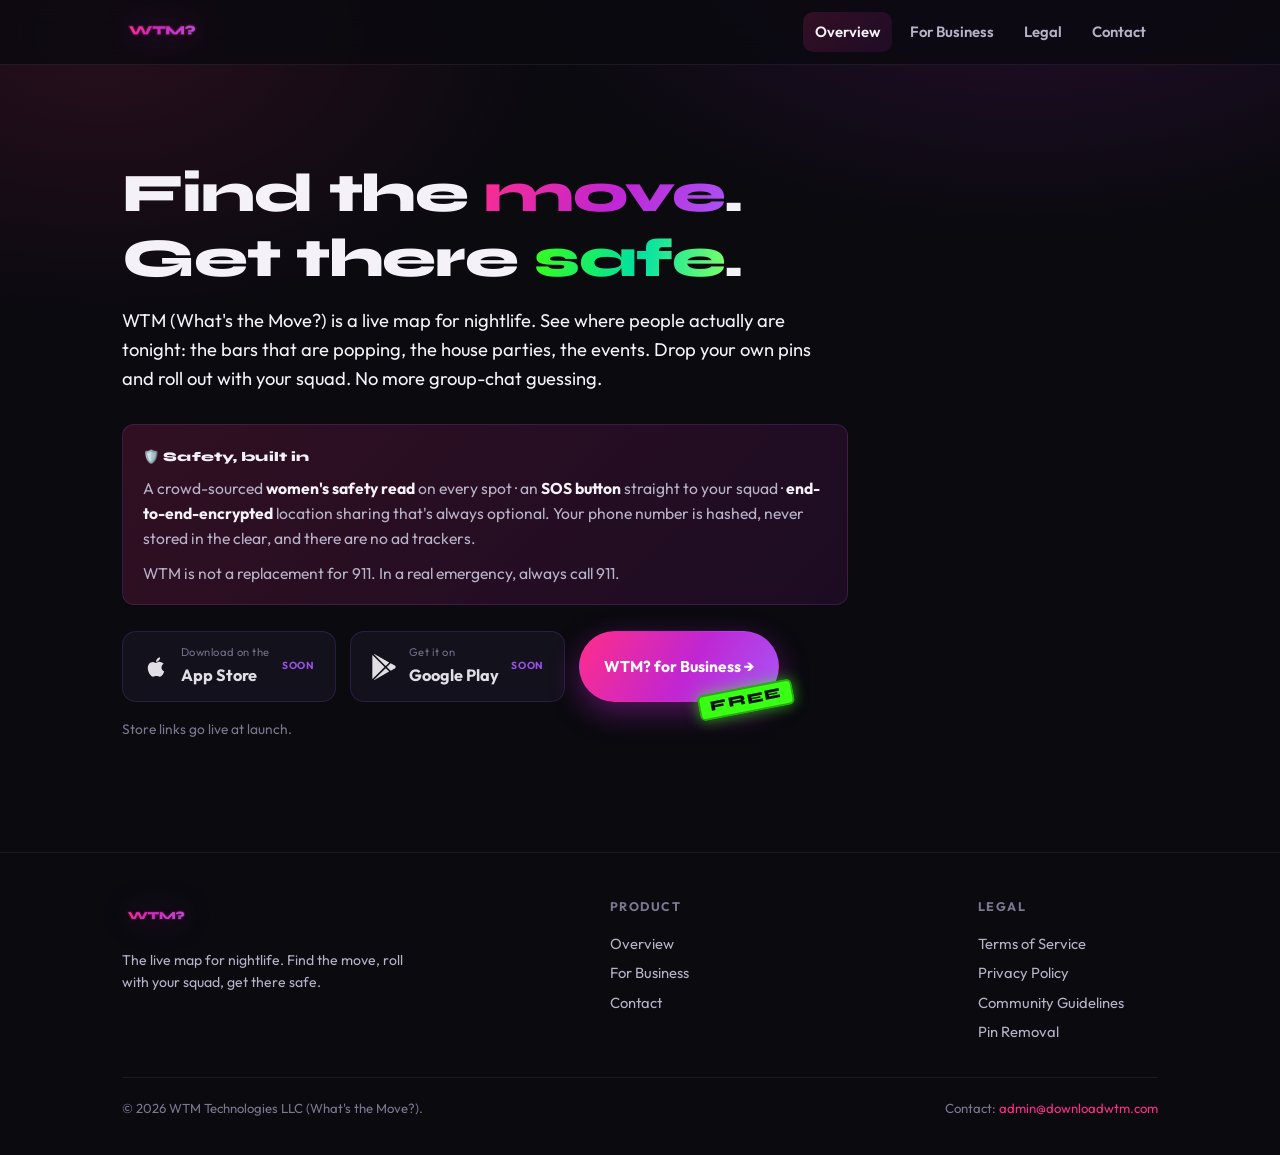
<file: index.html>
<!DOCTYPE html>
<html lang="en">
<head>
  <meta charset="UTF-8" />
  <meta name="viewport" content="width=device-width, initial-scale=1.0" />
  <title>WTM (What's the Move?) · Nightlife discovery map</title>
  <meta name="description" content="WTM (What's the Move?) is a live safety-first map for discovering the move, bars, parties, and events in your college town. See what's hot tonight, drop pins, roll with your squad." />
  <meta name="theme-color" content="#0a0a0f" />
  <link rel="stylesheet" href="styles.css" />
  <link rel="icon" href="data:image/svg+xml,%3Csvg xmlns='http://www.w3.org/2000/svg' viewBox='0 0 32 32'%3E%3Cdefs%3E%3ClinearGradient id='g' x1='0' y1='0' x2='1' y2='1'%3E%3Cstop offset='0' stop-color='%23ff2d8a'/%3E%3Cstop offset='1' stop-color='%23a855f7'/%3E%3C/linearGradient%3E%3C/defs%3E%3Ccircle cx='16' cy='16' r='14' fill='url(%23g)'/%3E%3C/svg%3E" />
</head>
<body>
  <!-- ===== HEADER ===== -->
  <header class="site-header">
    <div class="container nav">
      <a class="brand" href="index.html" aria-label="WTM (What's the Move?)">
        <img src="assets/wtmLogoWithGlow.png" alt="WTM (What's the Move?)" class="brand-logo" />
      </a>
      <input type="checkbox" id="navtoggle" class="nav-toggle" />
      <label for="navtoggle" class="nav-burger" aria-label="Menu"><span></span></label>
      <nav class="nav-links">
        <a href="index.html" class="active">Overview</a>
        <a href="business.html">For Business</a>
        <a href="legal.html">Legal</a>
        <a href="contact.html">Contact</a>
      </nav>
    </div>
  </header>

  <!-- ===== HERO ===== -->
  <section class="hero">
    <div class="container">
      <h1>Find the <span class="gradient-text">move</span>.<br />Get there <span class="gradient-green">safe</span>.</h1>
      <p class="lead">WTM (What's the Move?) is a live map for nightlife. See where people actually are tonight: the bars that are popping, the house parties, the events. Drop your own pins and roll out with your squad. No more group-chat guessing.</p>

      <!-- Safety emphasis -->
      <div class="safety-band">
        <span class="safety-tag">🛡️ Safety, built in</span>
        <p>A crowd-sourced <strong>women's safety read</strong> on every spot · an <strong>SOS button</strong> straight to your squad · <strong>end-to-end-encrypted</strong> location sharing that's always optional. Your phone number is hashed, never stored in the clear, and there are no ad trackers.</p>
        <p class="safety-fine">WTM is not a replacement for 911. In a real emergency, always call 911.</p>
      </div>

      <!-- Buttons front &amp; center: App Store · Google Play · For Business -->
      <div class="hero-downloads">
        <span class="store-btn" aria-disabled="true" title="Coming soon">
          <span class="store-ico"><svg viewBox="0 0 24 24" aria-hidden="true"><path d="M17.05 20.28c-.98.95-2.05.8-3.08.35-1.09-.46-2.09-.48-3.24 0-1.44.62-2.2.44-3.06-.35C2.79 15.25 3.51 7.59 9.05 7.31c1.35.07 2.29.74 3.08.8 1.18-.24 2.31-.93 3.57-.84 1.51.12 2.65.72 3.4 1.8-3.12 1.87-2.38 5.98.48 7.13-.57 1.5-1.31 2.99-2.54 4.1l-.01-.02zM12.03 7.25c-.15-2.23 1.66-4.07 3.74-4.25.29 2.58-2.34 4.5-3.74 4.25z"/></svg></span>
          <span><small>Download on the</small><strong>App Store</strong></span>
          <span class="soon">Soon</span>
        </span>
        <span class="store-btn" aria-disabled="true" title="Coming soon">
          <span class="store-ico"><svg viewBox="0 0 24 24" aria-hidden="true"><path d="M22.018 13.298l-3.919 2.218-3.515-3.493 3.543-3.521 3.891 2.202a1.49 1.49 0 0 1 0 2.594zM1.337.924a1.486 1.486 0 0 0-.112.568v21.017c0 .217.045.419.124.6l11.155-11.087L1.337.924zm12.207 10.065l3.258-3.238L3.45.195a1.466 1.466 0 0 0-.946-.179l11.04 10.973zm0 2.067l-11 10.933c.298.036.612-.016.906-.183l13.324-7.54-3.23-3.21z"/></svg></span>
          <span><small>Get it on</small><strong>Google Play</strong></span>
          <span class="soon">Soon</span>
        </span>
        <div class="biz-wrap">
          <a class="btn btn-primary btn-biz" href="business.html">WTM? for Business →</a>
          <span class="free-stamp">FREE</span>
        </div>
      </div>
      <p class="hero-note">Store links go live at launch.</p>
    </div>
  </section>

  <!-- ===== FOOTER ===== -->
  <footer class="site-footer">
    <div class="container">
      <div class="footer-grid">
        <div class="footer-col" style="max-width:300px;">
          <a class="brand" href="index.html" style="margin-bottom:12px;">
            <img src="assets/wtmLogoWithGlow.png" alt="WTM (What's the Move?)" class="brand-logo brand-logo--footer" />
          </a>
          <p style="font-size:0.88rem;">The live map for nightlife. Find the move, roll with your squad, get there safe.</p>
        </div>
        <div class="footer-col">
          <h4>Product</h4>
          <a href="index.html">Overview</a>
          <a href="business.html">For Business</a>
          <a href="contact.html">Contact</a>
        </div>
        <div class="footer-col">
          <h4>Legal</h4>
          <a href="legal.html#tos">Terms of Service</a>
          <a href="legal.html#privacy">Privacy Policy</a>
          <a href="legal.html#guidelines">Community Guidelines</a>
          <a href="pin-takedown.html">Pin Removal</a>
        </div>
      </div>
      <div class="footer-bottom">
        <span>© 2026 WTM Technologies LLC (What's the Move?).</span>
        <span>Contact: <a href="mailto:admin@downloadwtm.com">admin@downloadwtm.com</a></span>
      </div>
    </div>
  </footer>
</body>
</html>
</file>
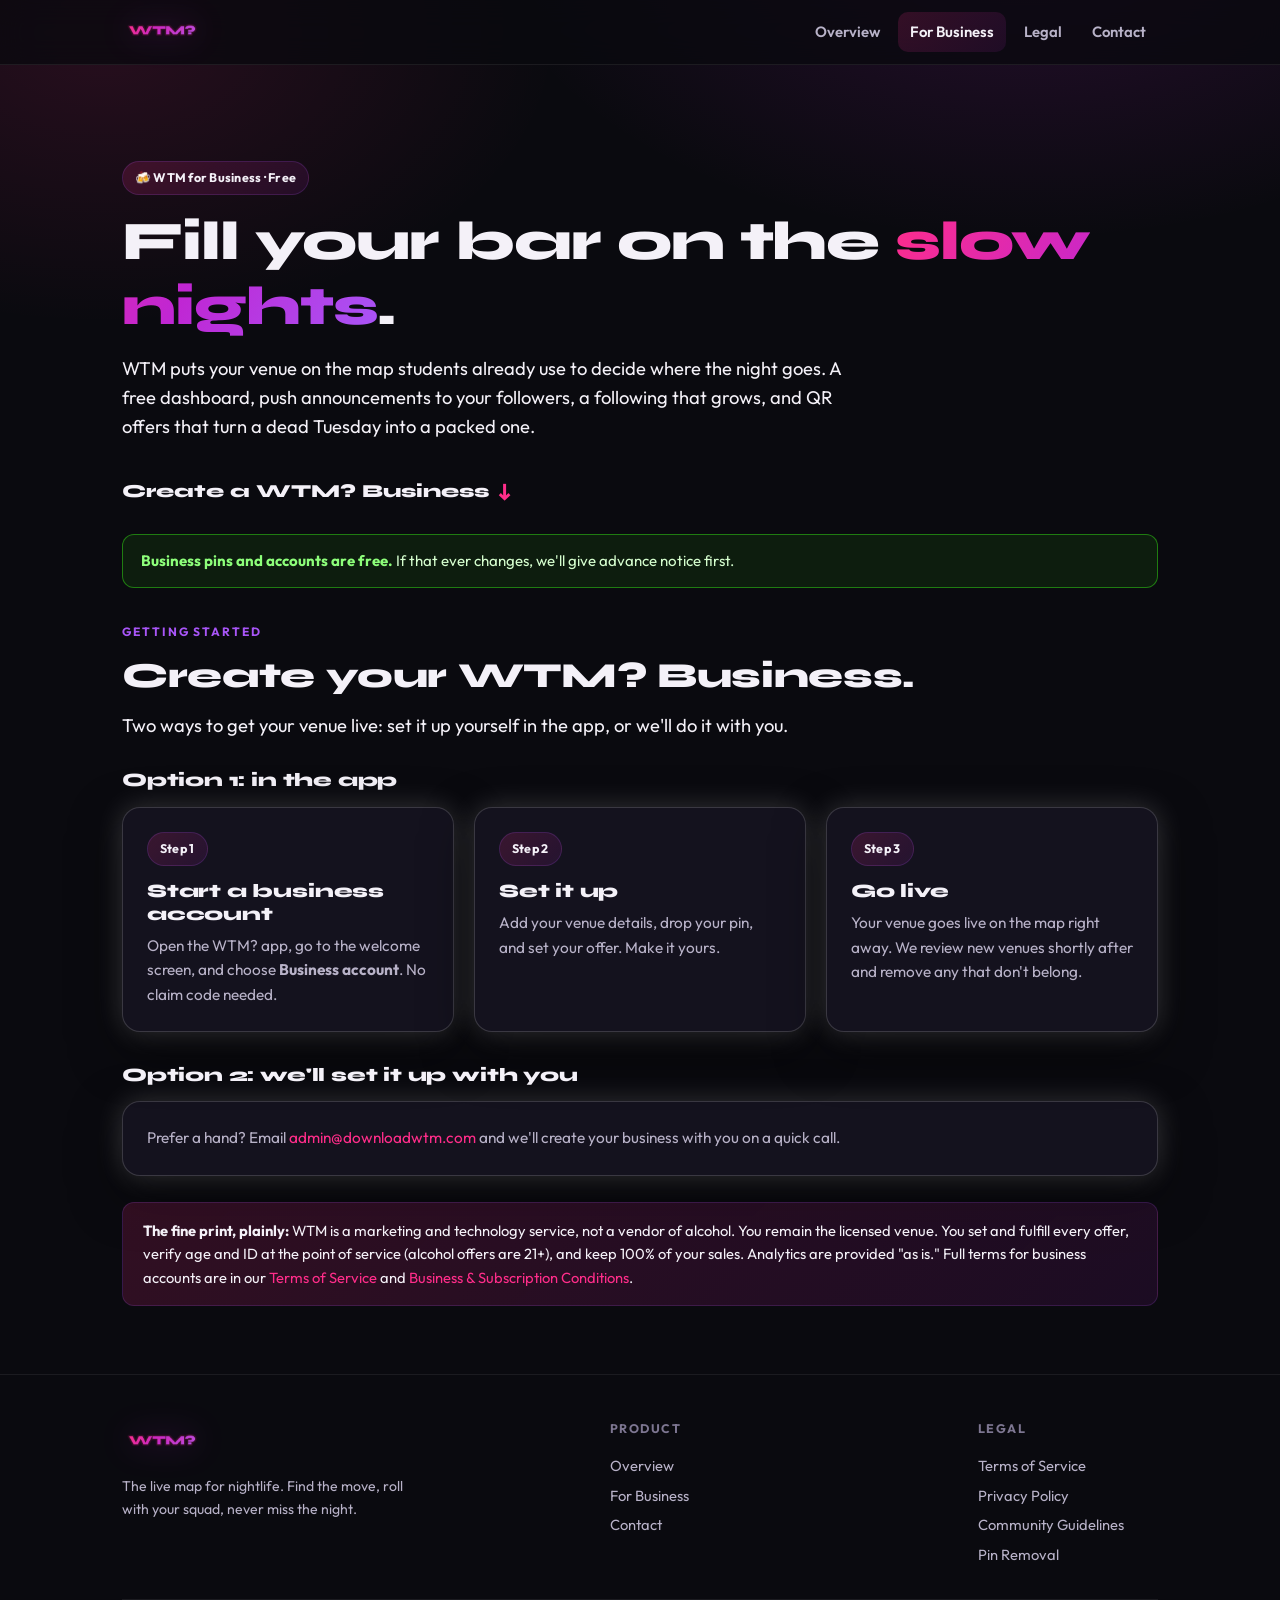
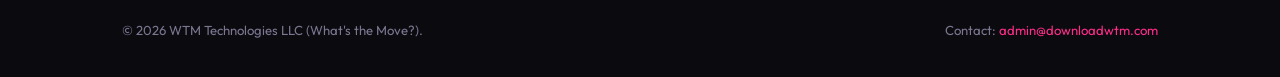
<file: business.html>
<!DOCTYPE html>
<html lang="en">
<head>
  <meta charset="UTF-8" />
  <meta name="viewport" content="width=device-width, initial-scale=1.0" />
  <title>WTM for Business · Free</title>
  <meta name="description" content="Put your venue on the map students use to decide where the night goes. Create a WTM? Business for free." />
  <meta name="theme-color" content="#0a0a0f" />
  <link rel="stylesheet" href="styles.css" />
  <link rel="icon" href="data:image/svg+xml,%3Csvg xmlns='http://www.w3.org/2000/svg' viewBox='0 0 32 32'%3E%3Cdefs%3E%3ClinearGradient id='g' x1='0' y1='0' x2='1' y2='1'%3E%3Cstop offset='0' stop-color='%23ff2d8a'/%3E%3Cstop offset='1' stop-color='%23a855f7'/%3E%3C/linearGradient%3E%3C/defs%3E%3Ccircle cx='16' cy='16' r='14' fill='url(%23g)'/%3E%3C/svg%3E" />
</head>
<body>
  <!-- ===== HEADER ===== -->
  <header class="site-header">
    <div class="container nav">
      <a class="brand" href="index.html">
        <img src="assets/wtmLogoWithGlow.png" alt="WTM (What's the Move?)" class="brand-logo" />
      </a>
      <input type="checkbox" id="navtoggle" class="nav-toggle" />
      <label for="navtoggle" class="nav-burger" aria-label="Menu"><span></span></label>
      <nav class="nav-links">
        <a href="index.html">Overview</a>
        <a href="business.html" class="active">For Business</a>
        <a href="legal.html">Legal</a>
        <a href="contact.html">Contact</a>
      </nav>
    </div>
  </header>

  <!-- ===== ONE CONTINUOUS BLOCK: hero + setup + fine print ===== -->
  <section class="hero hero--biz">
    <div class="container">
      <span class="chip">🍻 WTM for Business · Free</span>
      <h1 style="margin-top:14px;">Fill your bar on the <span class="gradient-text">slow nights</span>.</h1>
      <p class="lead">WTM puts your venue on the map students already use to decide where the night goes. A free dashboard, push announcements to your followers, a following that grows, and QR offers that turn a dead Tuesday into a packed one.</p>
      <a class="scroll-cue" href="#setup">Create a WTM? Business <span class="cue-arrow">↓</span></a>

      <div class="setup-block" id="setup">
        <div class="green-note"><strong>Business pins and accounts are free.</strong> If that ever changes, we'll give advance notice first.</div>

        <span class="eyebrow">Getting started</span>
        <h2>Create your WTM? Business.</h2>
        <p class="lead" style="margin-bottom:28px;">Two ways to get your venue live: set it up yourself in the app, or we'll do it with you.</p>

        <h3 style="margin-bottom:16px;">Option 1: in the app</h3>
        <div class="grid">
          <div class="card">
            <span class="chip">Step 1</span>
            <h3 style="margin-top:14px;">Start a business account</h3>
            <p>Open the WTM? app, go to the welcome screen, and choose <strong>Business account</strong>. No claim code needed.</p>
          </div>
          <div class="card">
            <span class="chip">Step 2</span>
            <h3 style="margin-top:14px;">Set it up</h3>
            <p>Add your venue details, drop your pin, and set your offer. Make it yours.</p>
          </div>
          <div class="card">
            <span class="chip">Step 3</span>
            <h3 style="margin-top:14px;">Go live</h3>
            <p>Your venue goes live on the map right away. We review new venues shortly after and remove any that don't belong.</p>
          </div>
        </div>

        <h3 style="margin:32px 0 14px;">Option 2: we'll set it up with you</h3>
        <div class="card">
          <p style="margin:0;">Prefer a hand? Email <a href="mailto:admin@downloadwtm.com?subject=WTM%20Business%20Setup">admin@downloadwtm.com</a> and we'll create your business with you on a quick call.</p>
        </div>

        <div class="banner" style="margin-top:26px;">
          <strong>The fine print, plainly:</strong> WTM is a marketing and technology service, not a vendor of alcohol. You remain the licensed venue. You set and fulfill every offer, verify age and ID at the point of service (alcohol offers are 21+), and keep 100% of your sales. Analytics are provided "as is." Full terms for business accounts are in our <a href="legal.html#tos">Terms of Service</a> and <a href="legal.html#business">Business &amp; Subscription Conditions</a>.
        </div>
      </div>
    </div>
  </section>

  <!-- ===== FOOTER ===== -->
  <footer class="site-footer">
    <div class="container">
      <div class="footer-grid">
        <div class="footer-col" style="max-width:300px;">
          <a class="brand" href="index.html" style="margin-bottom:10px;">
            <img src="assets/wtmLogoWithGlow.png" alt="WTM (What's the Move?)" class="brand-logo" />
          </a>
          <p style="font-size:0.88rem;">The live map for nightlife. Find the move, roll with your squad, never miss the night.</p>
        </div>
        <div class="footer-col">
          <h4>Product</h4>
          <a href="index.html">Overview</a>
          <a href="business.html">For Business</a>
          <a href="contact.html">Contact</a>
        </div>
        <div class="footer-col">
          <h4>Legal</h4>
          <a href="legal.html#tos">Terms of Service</a>
          <a href="legal.html#privacy">Privacy Policy</a>
          <a href="legal.html#guidelines">Community Guidelines</a>
          <a href="pin-takedown.html">Pin Removal</a>
        </div>
      </div>
      <div class="footer-bottom">
        <span>© 2026 WTM Technologies LLC (What's the Move?).</span>
        <span>Contact: <a href="mailto:admin@downloadwtm.com">admin@downloadwtm.com</a></span>
      </div>
    </div>
  </footer>
</body>
</html>
</file>
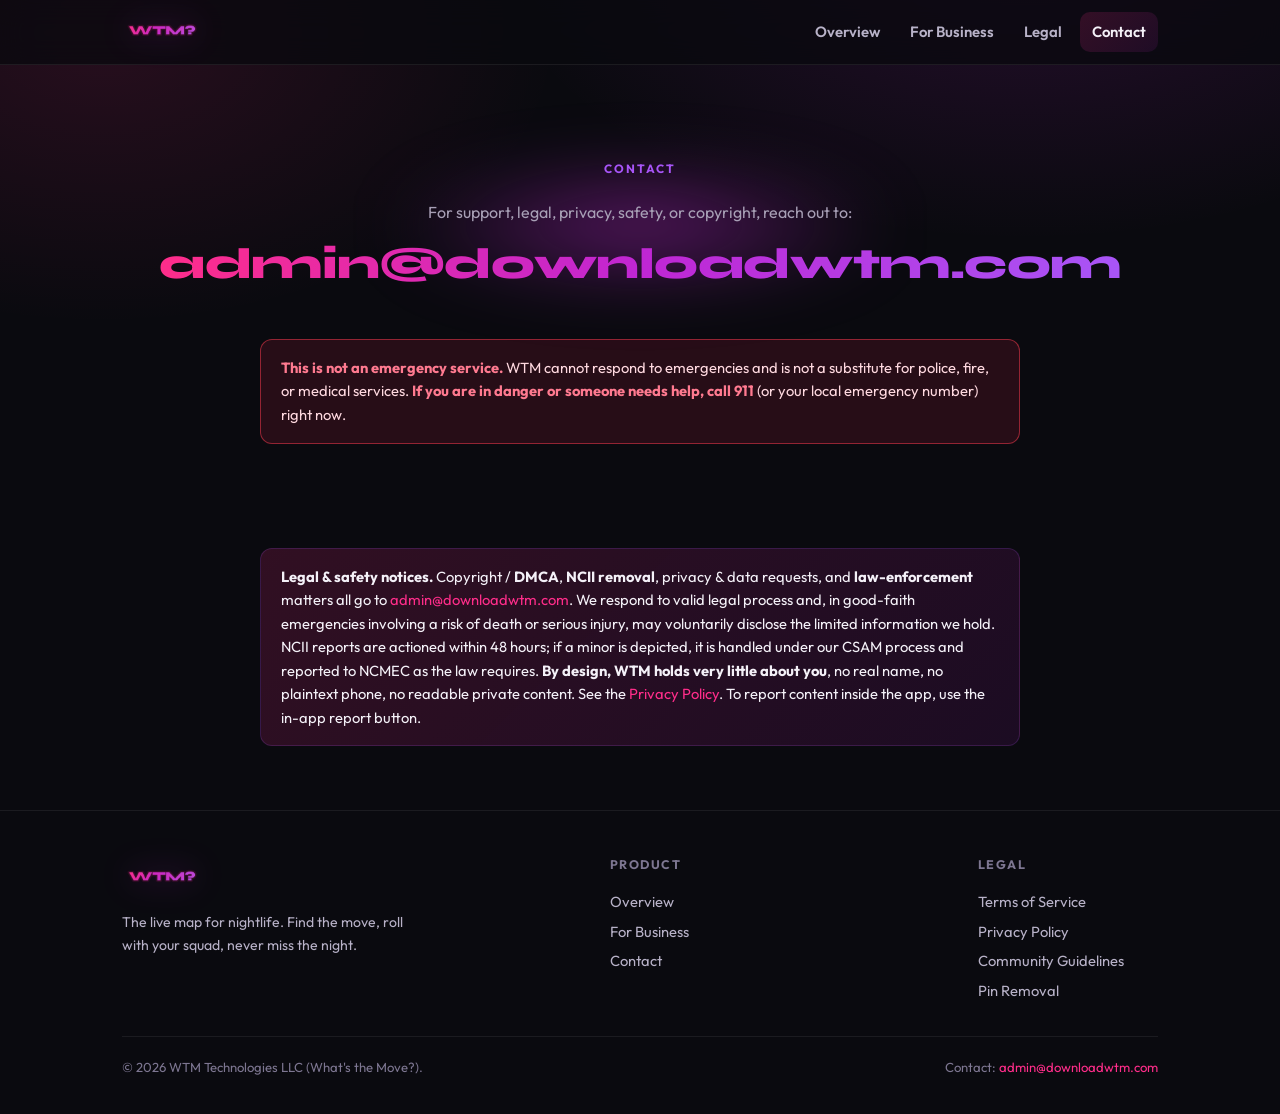
<file: contact.html>
<!DOCTYPE html>
<html lang="en">
<head>
  <meta charset="UTF-8" />
  <meta name="viewport" content="width=device-width, initial-scale=1.0" />
  <title>Contact · WTM (What's the Move?)</title>
  <meta name="description" content="Contact WTM (What's the Move?). For support, legal, privacy, safety, or copyright matters, reach out to admin@downloadwtm.com." />
  <meta name="theme-color" content="#0a0a0f" />
  <link rel="stylesheet" href="styles.css" />
  <link rel="icon" href="data:image/svg+xml,%3Csvg xmlns='http://www.w3.org/2000/svg' viewBox='0 0 32 32'%3E%3Cdefs%3E%3ClinearGradient id='g' x1='0' y1='0' x2='1' y2='1'%3E%3Cstop offset='0' stop-color='%23ff2d8a'/%3E%3Cstop offset='1' stop-color='%23a855f7'/%3E%3C/linearGradient%3E%3C/defs%3E%3Ccircle cx='16' cy='16' r='14' fill='url(%23g)'/%3E%3C/svg%3E" />
</head>
<body>
  <!-- ===== HEADER ===== -->
  <header class="site-header">
    <div class="container nav">
      <a class="brand" href="index.html">
        <img src="assets/wtmLogoWithGlow.png" alt="WTM (What's the Move?)" class="brand-logo" />
      </a>
      <input type="checkbox" id="navtoggle" class="nav-toggle" />
      <label for="navtoggle" class="nav-burger" aria-label="Menu"><span></span></label>
      <nav class="nav-links">
        <a href="index.html">Overview</a>
        <a href="business.html">For Business</a>
        <a href="legal.html">Legal</a>
        <a href="contact.html" class="active">Contact</a>
      </nav>
    </div>
  </header>

  <!-- ===== REACH OUT ===== -->
  <section class="section">
    <div class="container">
      <div class="reach">
        <span class="eyebrow">Contact</span>
        <p class="reach-lead">For support, legal, privacy, safety, or copyright, reach out to:</p>
        <a class="reach-mail" href="mailto:admin@downloadwtm.com">admin@downloadwtm.com</a>
      </div>

      <div class="banner banner--emergency" style="margin:34px auto 0;max-width:760px;">
        <strong>This is not an emergency service.</strong> WTM cannot respond to emergencies and is not a substitute for police, fire, or medical services. <strong>If you are in danger or someone needs help, call 911</strong> (or your local emergency number) right now.
      </div>
    </div>
  </section>

  <!-- ===== LEGAL / SAFETY NOTICES ===== -->
  <section class="section section--tight">
    <div class="container">
      <div class="banner" style="max-width:760px;margin:0 auto;">
        <strong>Legal &amp; safety notices.</strong> Copyright / <strong>DMCA</strong>, <strong>NCII removal</strong>, privacy &amp; data requests, and <strong>law-enforcement</strong> matters all go to <a href="mailto:admin@downloadwtm.com">admin@downloadwtm.com</a>. We respond to valid legal process and, in good-faith emergencies involving a risk of death or serious injury, may voluntarily disclose the limited information we hold. NCII reports are actioned within 48 hours; if a minor is depicted, it is handled under our CSAM process and reported to NCMEC as the law requires. <strong>By design, WTM holds very little about you</strong>, no real name, no plaintext phone, no readable private content. See the <a href="legal.html#privacy">Privacy Policy</a>. To report content inside the app, use the in-app report button.
      </div>
    </div>
  </section>

  <!-- ===== FOOTER ===== -->
  <footer class="site-footer">
    <div class="container">
      <div class="footer-grid">
        <div class="footer-col" style="max-width:300px;">
          <a class="brand" href="index.html" style="margin-bottom:10px;">
            <img src="assets/wtmLogoWithGlow.png" alt="WTM (What's the Move?)" class="brand-logo" />
          </a>
          <p style="font-size:0.88rem;">The live map for nightlife. Find the move, roll with your squad, never miss the night.</p>
        </div>
        <div class="footer-col">
          <h4>Product</h4>
          <a href="index.html">Overview</a>
          <a href="business.html">For Business</a>
          <a href="contact.html">Contact</a>
        </div>
        <div class="footer-col">
          <h4>Legal</h4>
          <a href="legal.html#tos">Terms of Service</a>
          <a href="legal.html#privacy">Privacy Policy</a>
          <a href="legal.html#guidelines">Community Guidelines</a>
          <a href="pin-takedown.html">Pin Removal</a>
        </div>
      </div>
      <div class="footer-bottom">
        <span>© 2026 WTM Technologies LLC (What's the Move?).</span>
        <span>Contact: <a href="mailto:admin@downloadwtm.com">admin@downloadwtm.com</a></span>
      </div>
    </div>
  </footer>
</body>
</html>
</file>
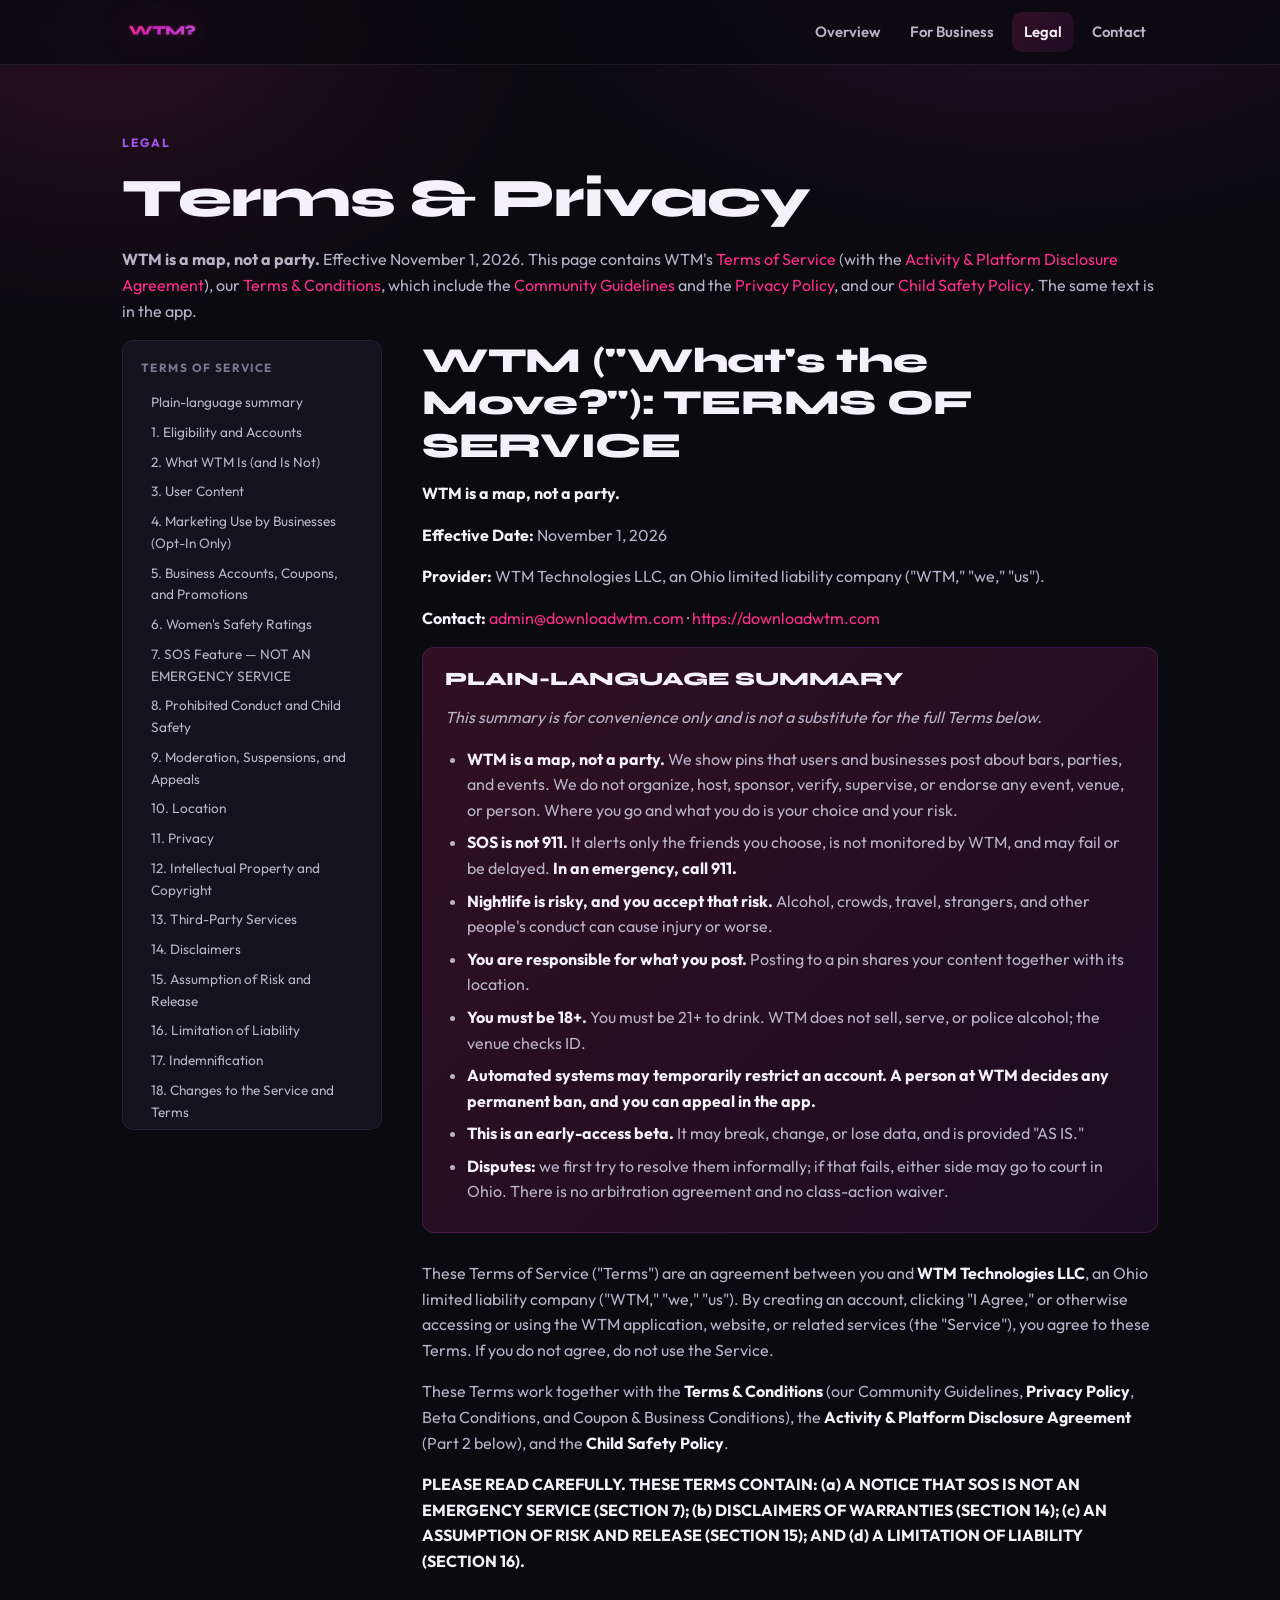
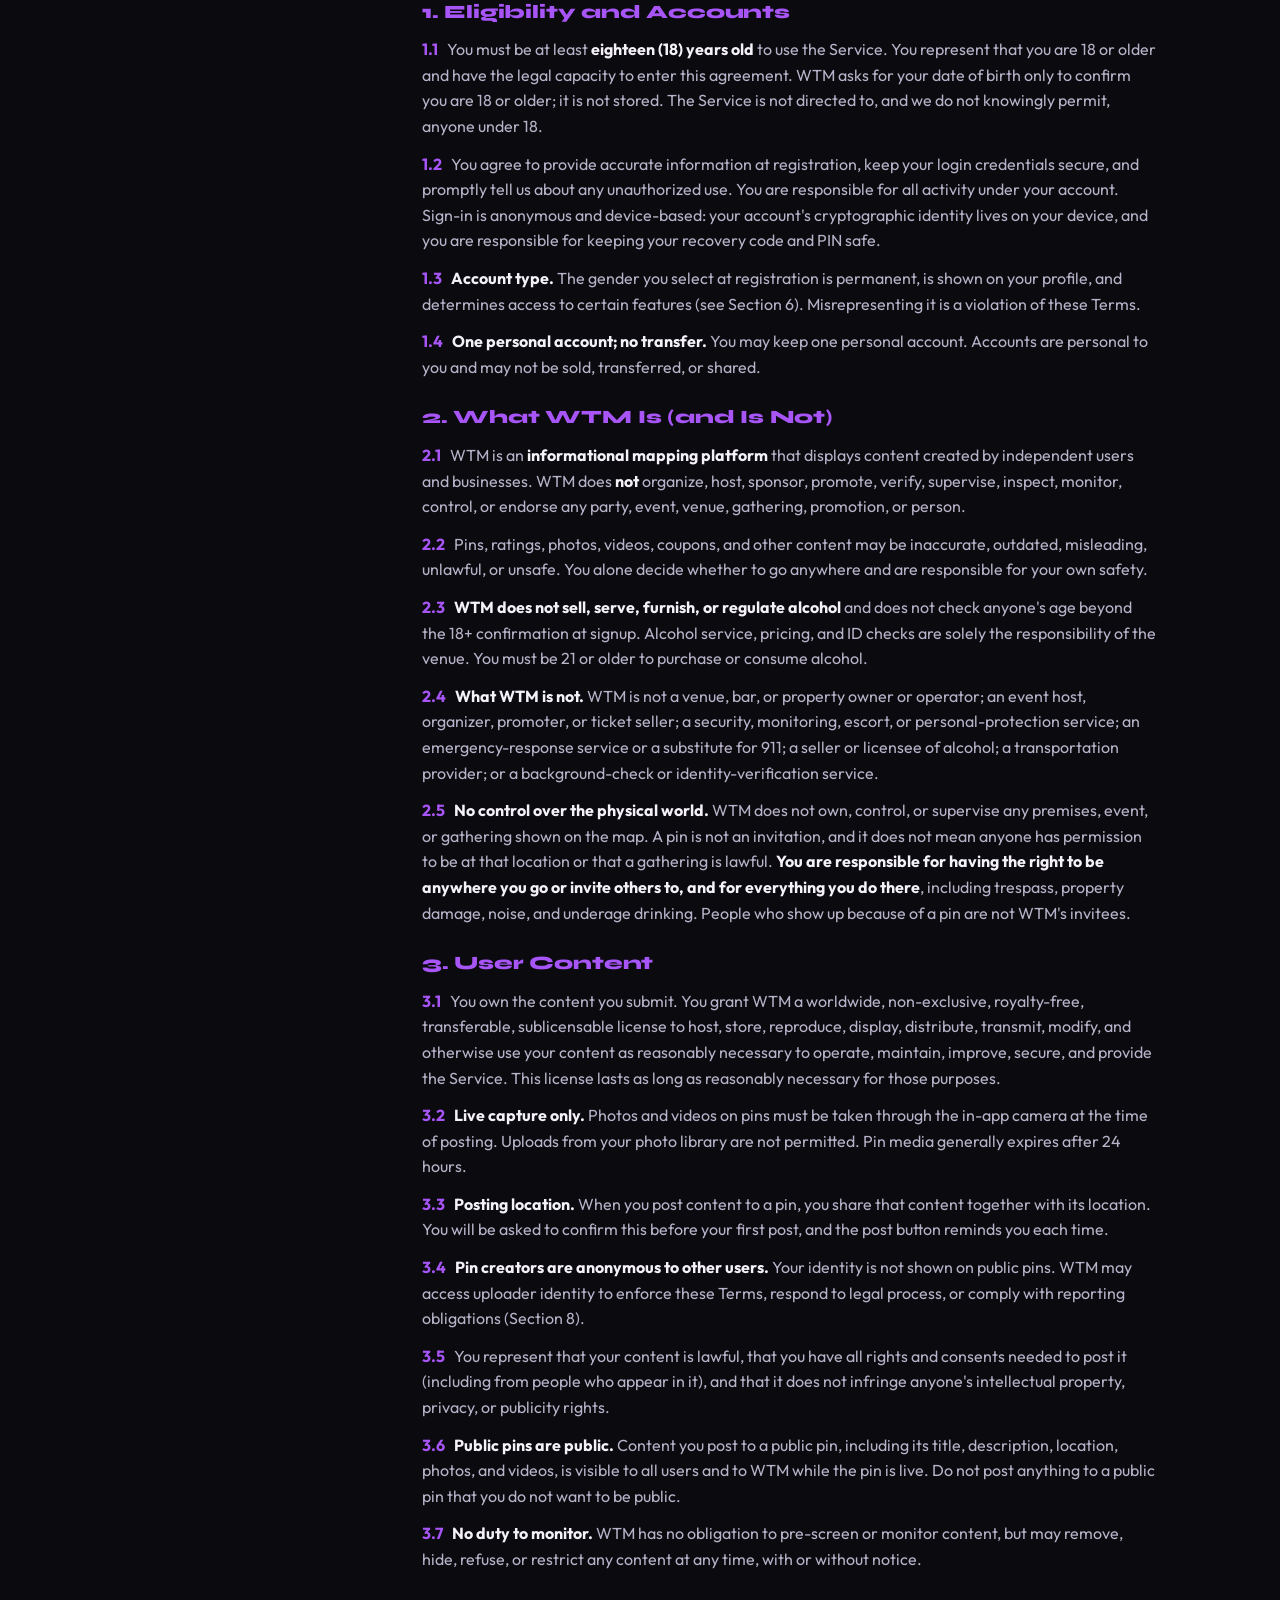
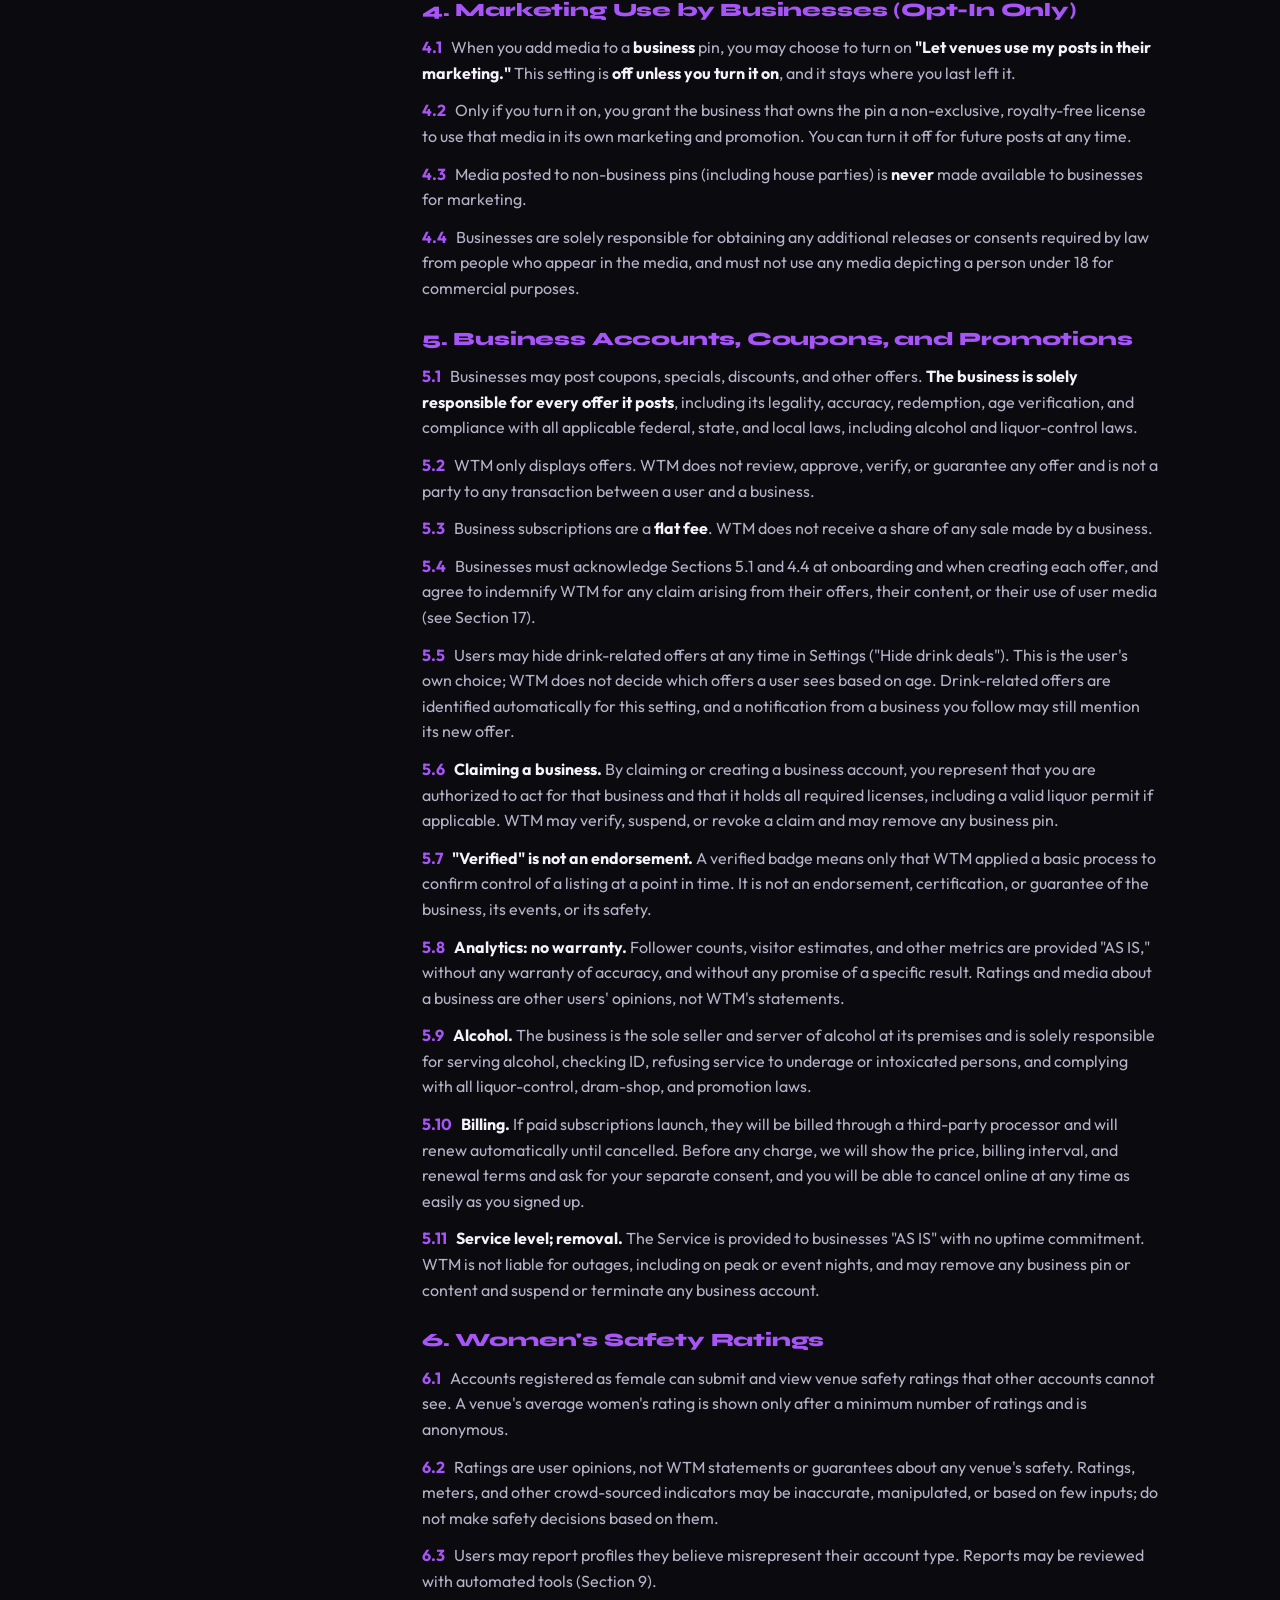
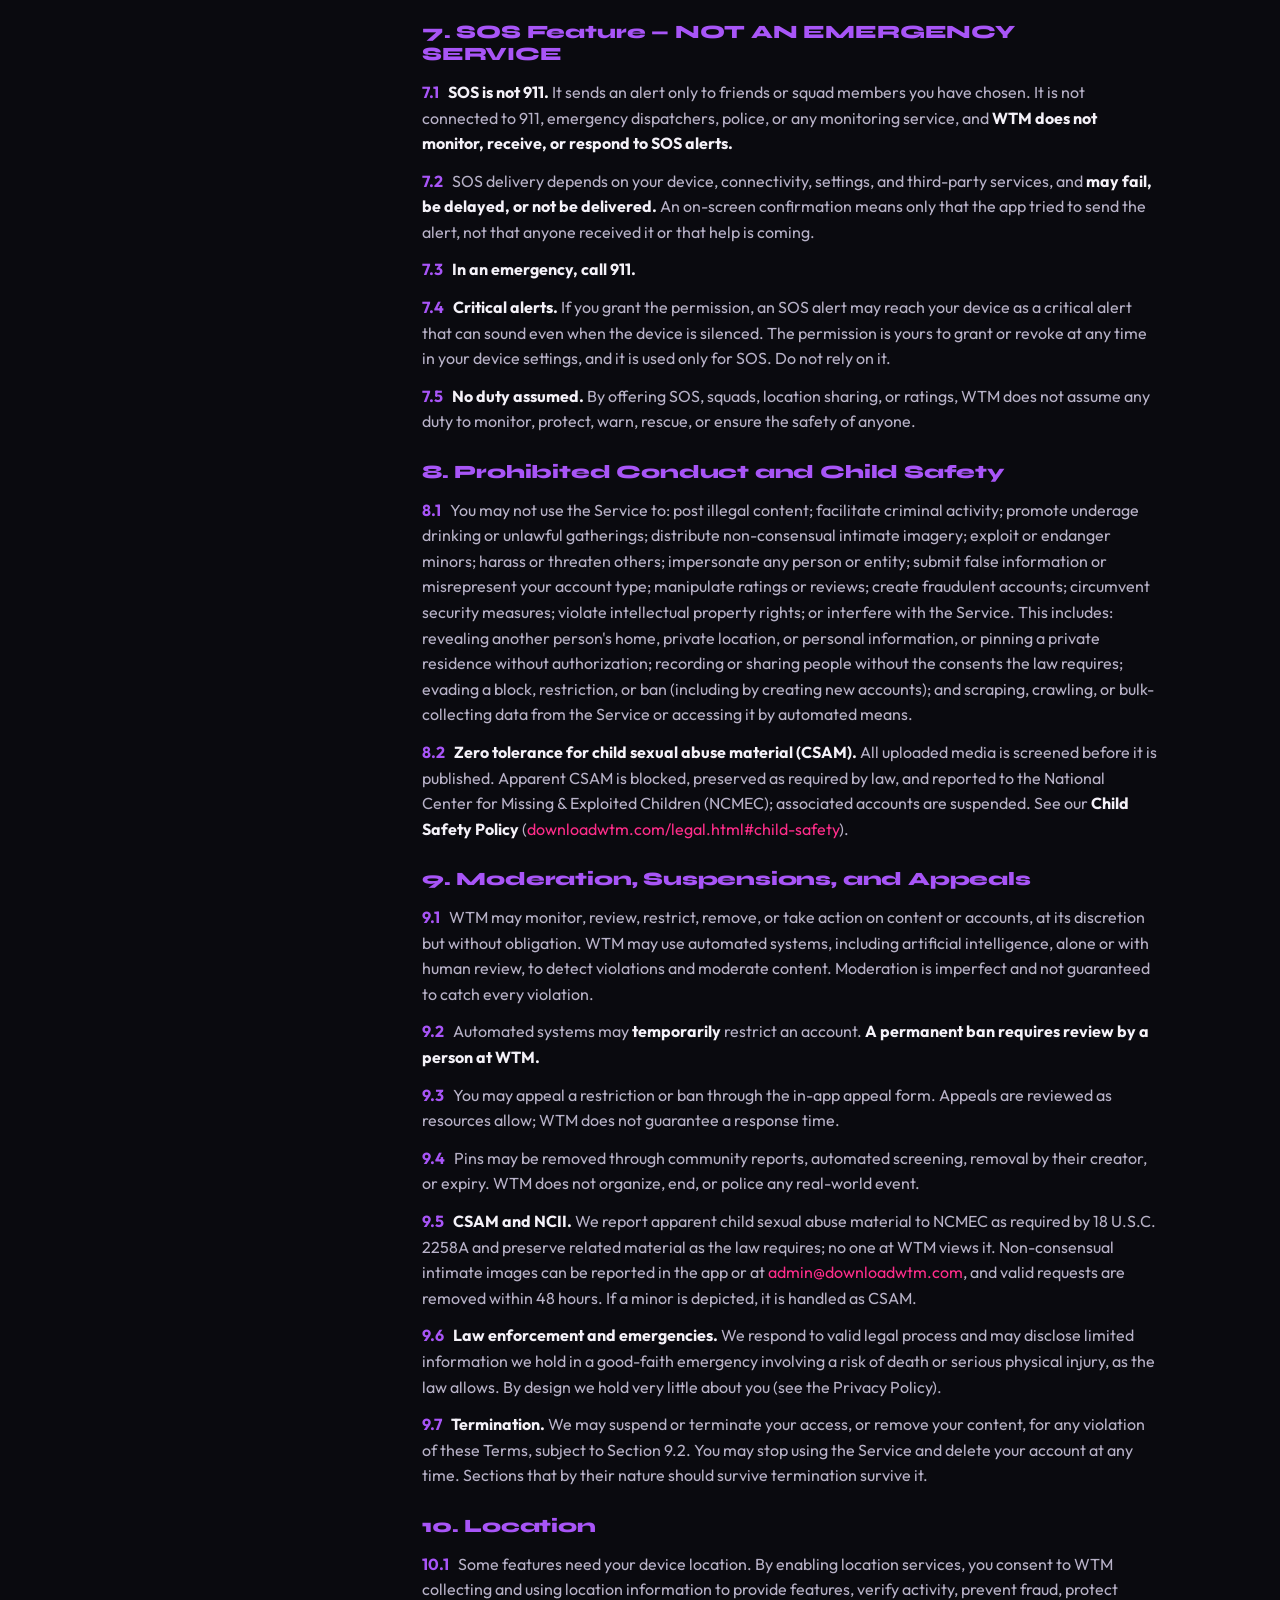
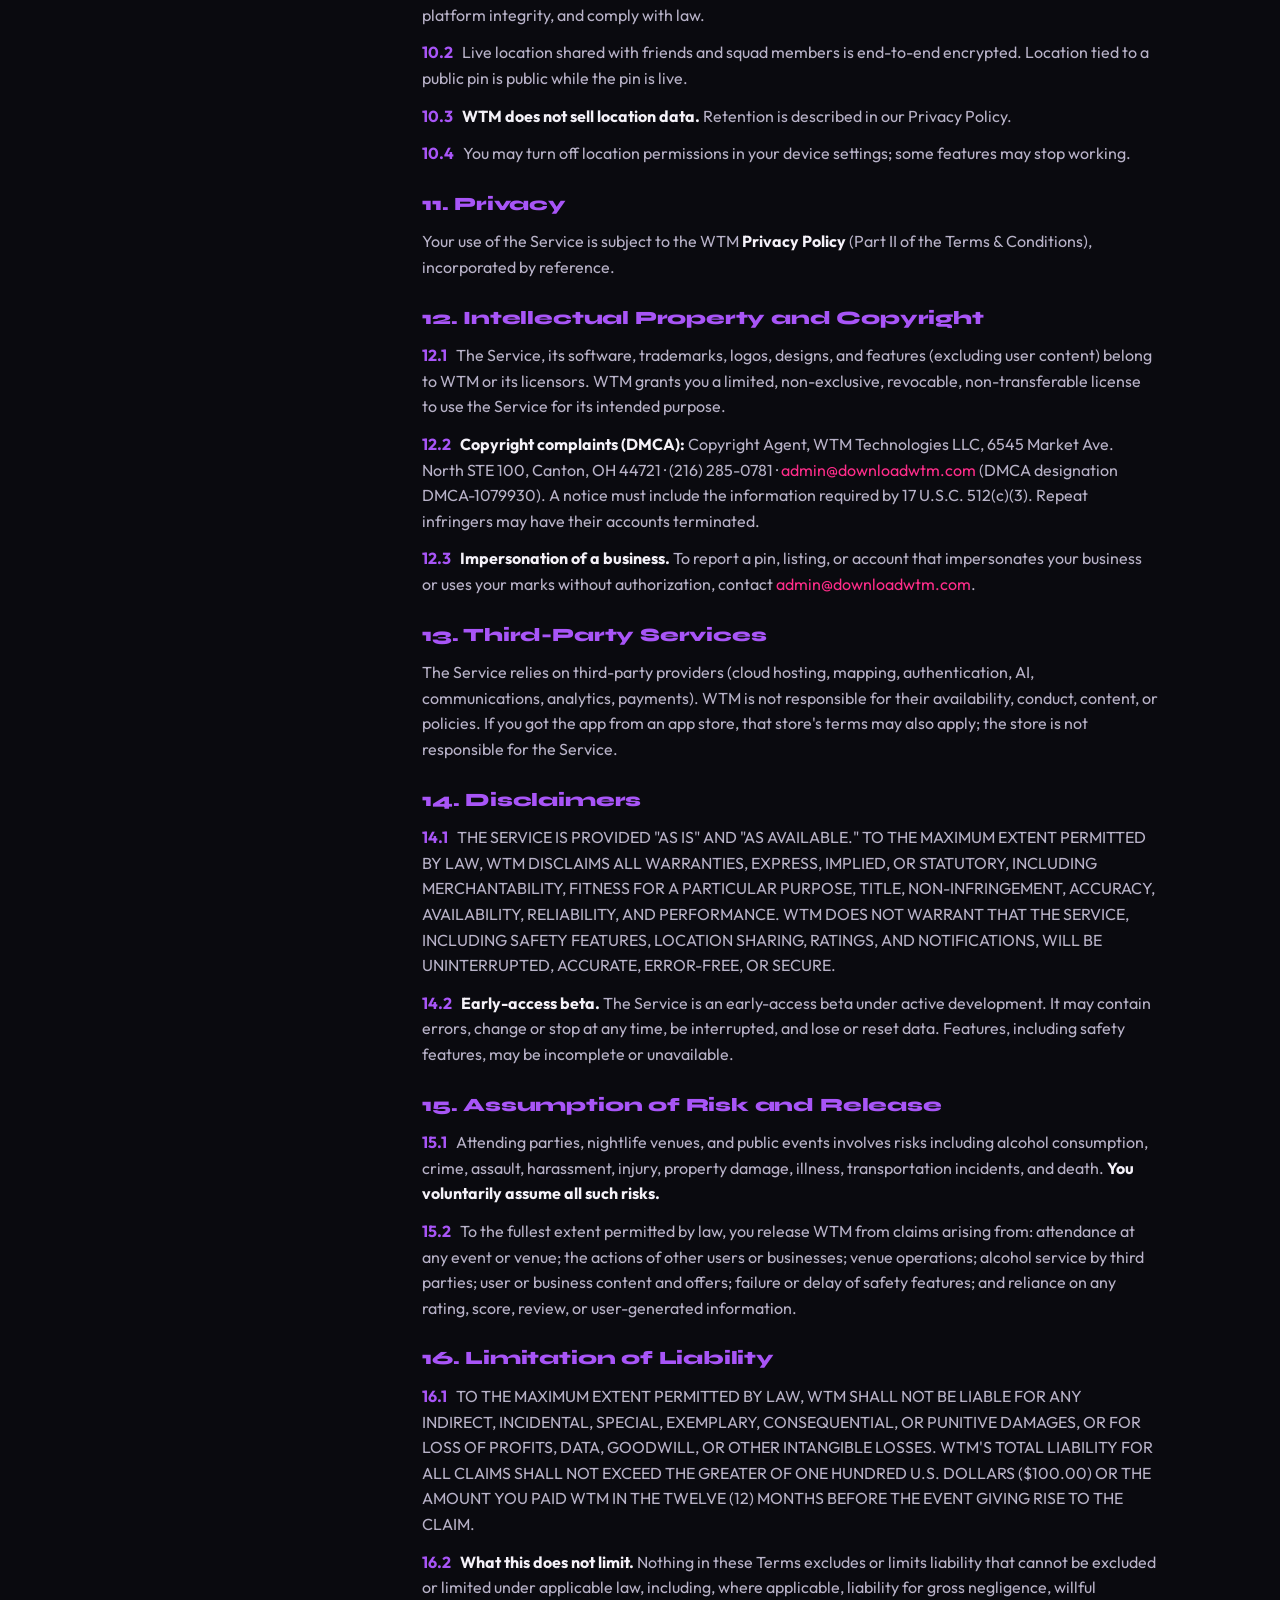
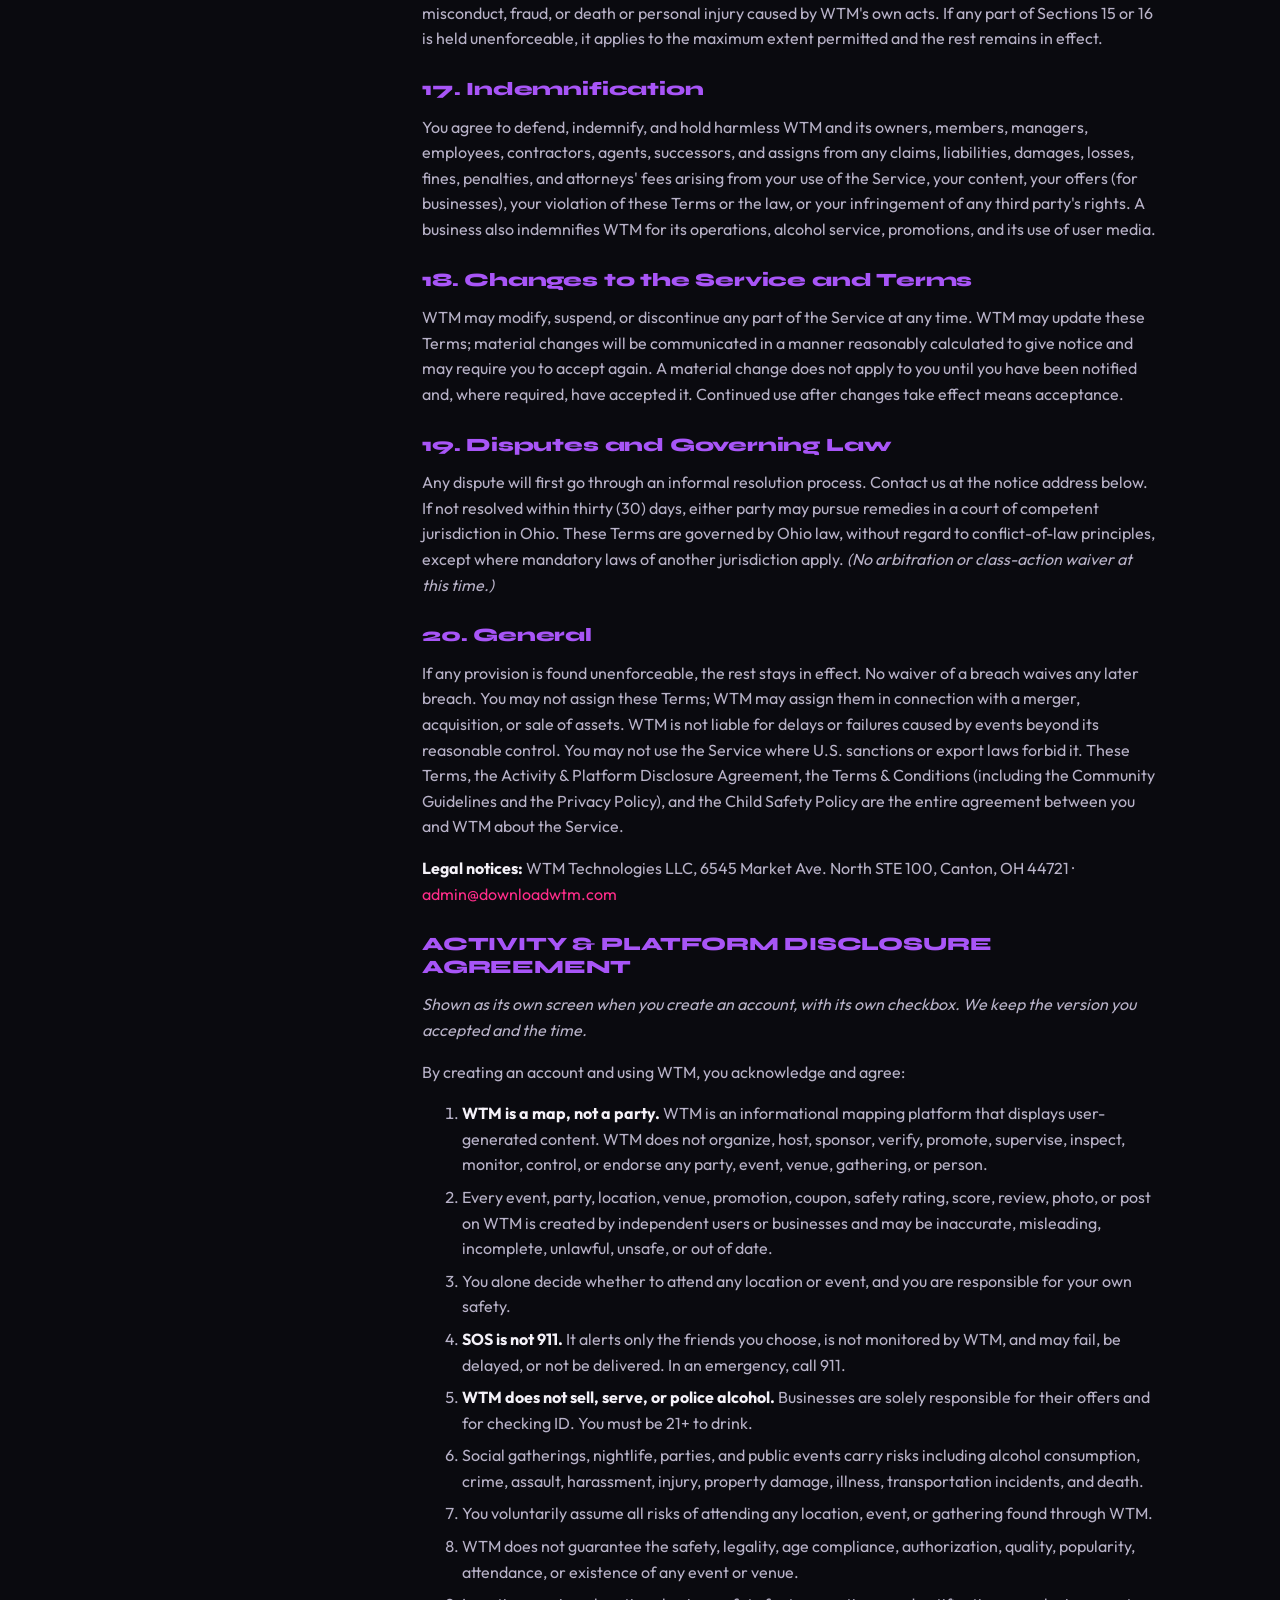
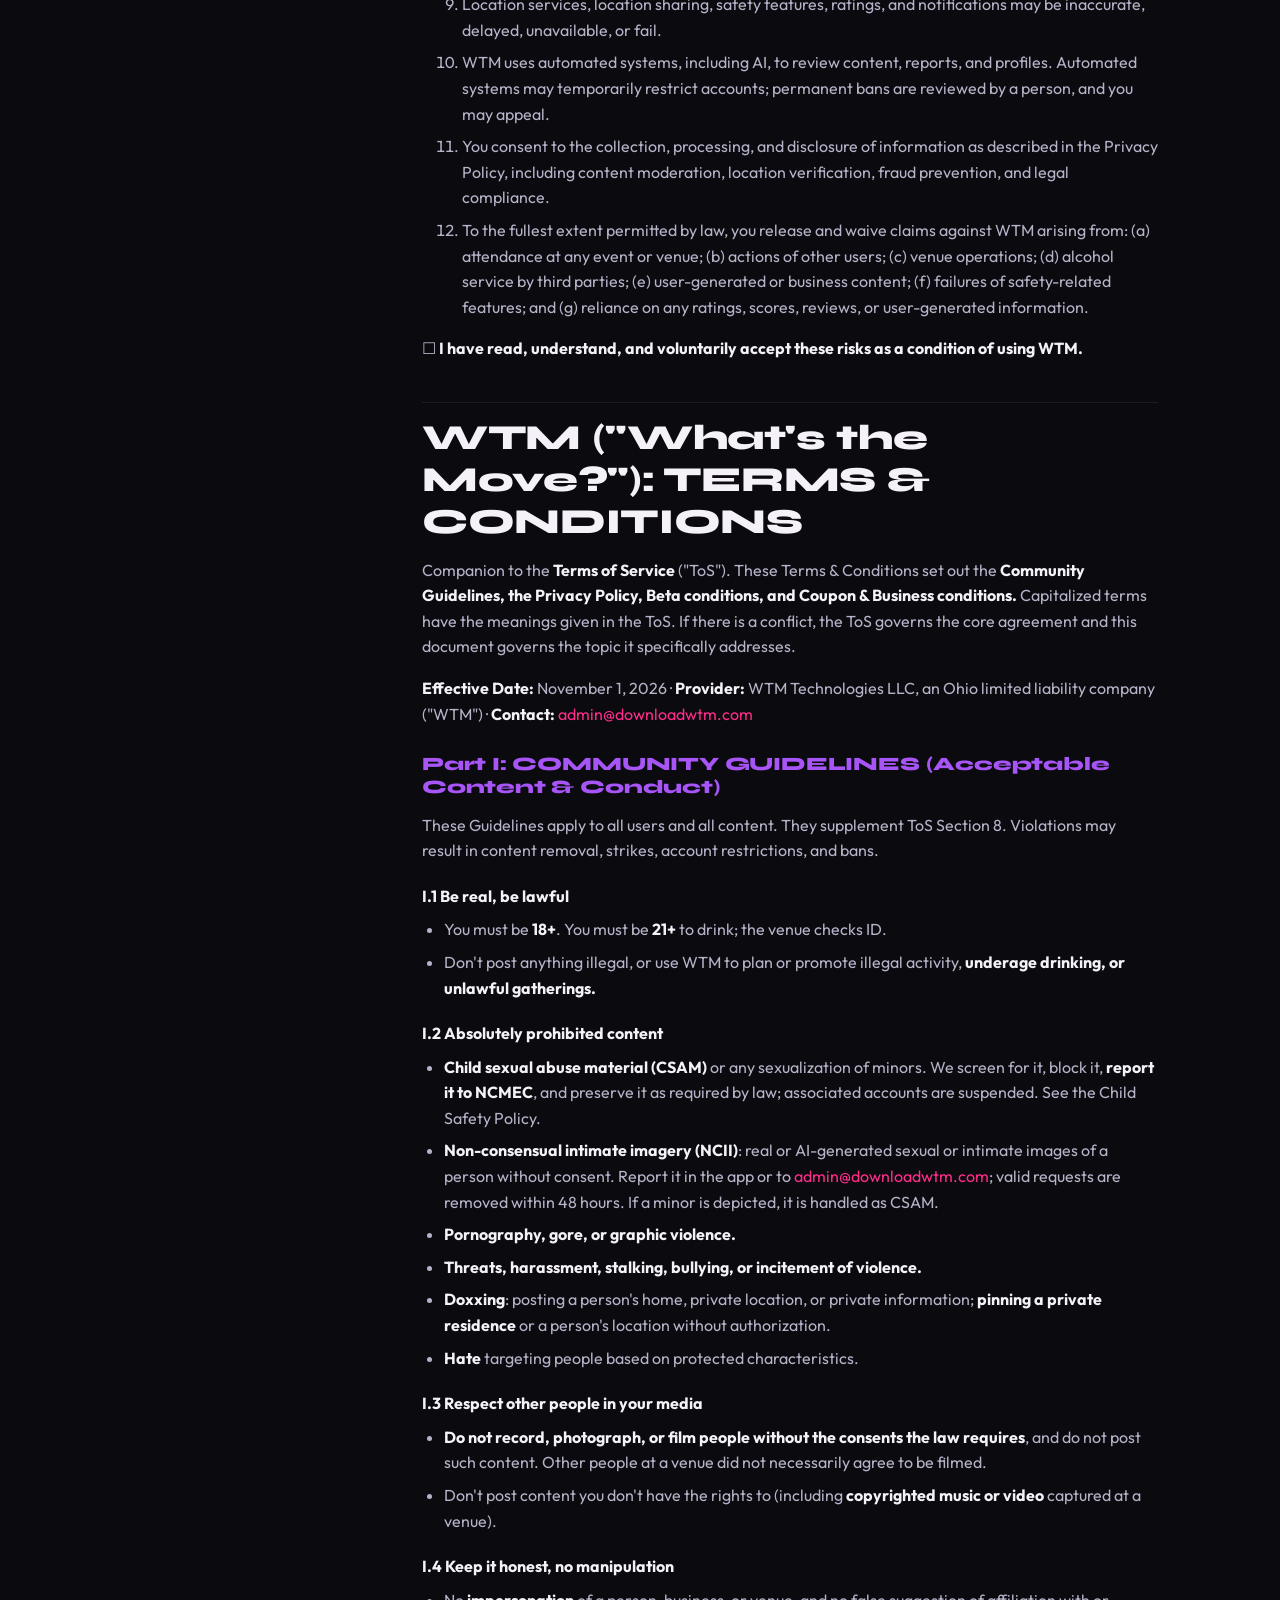
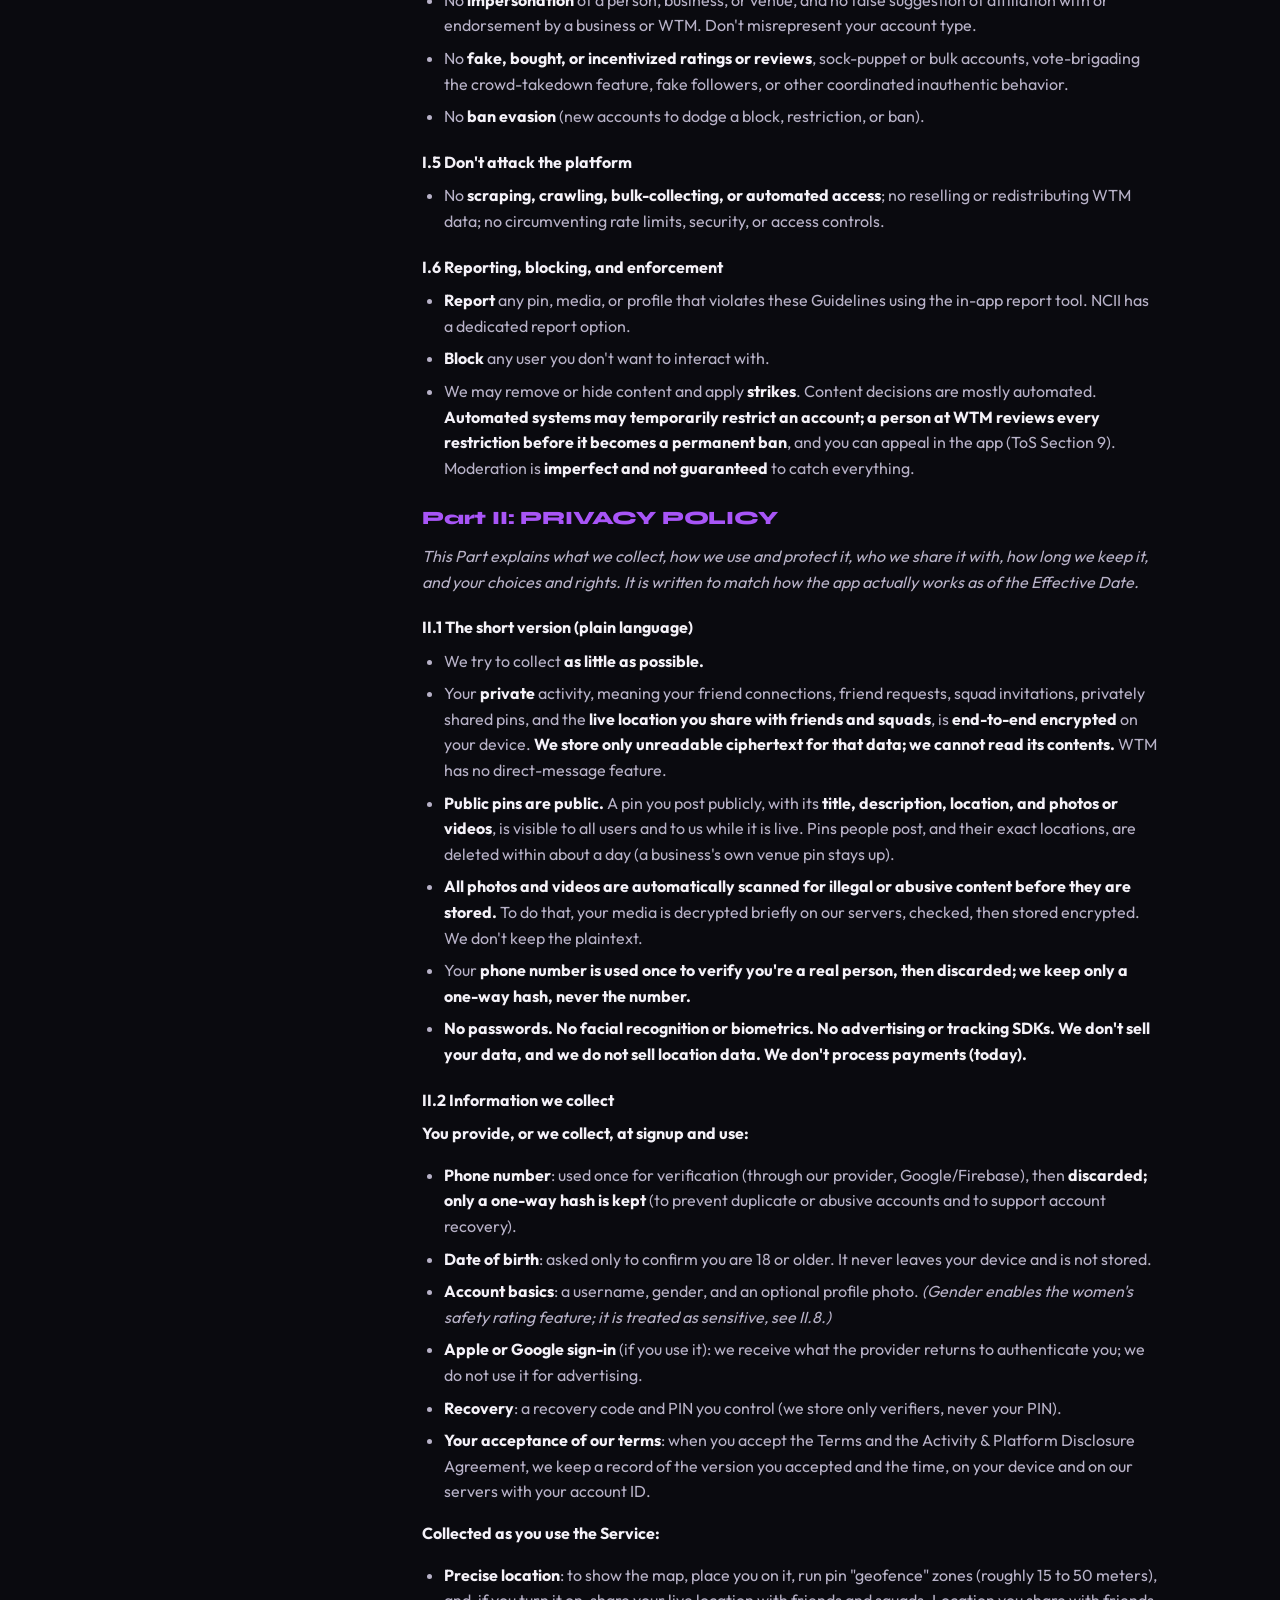
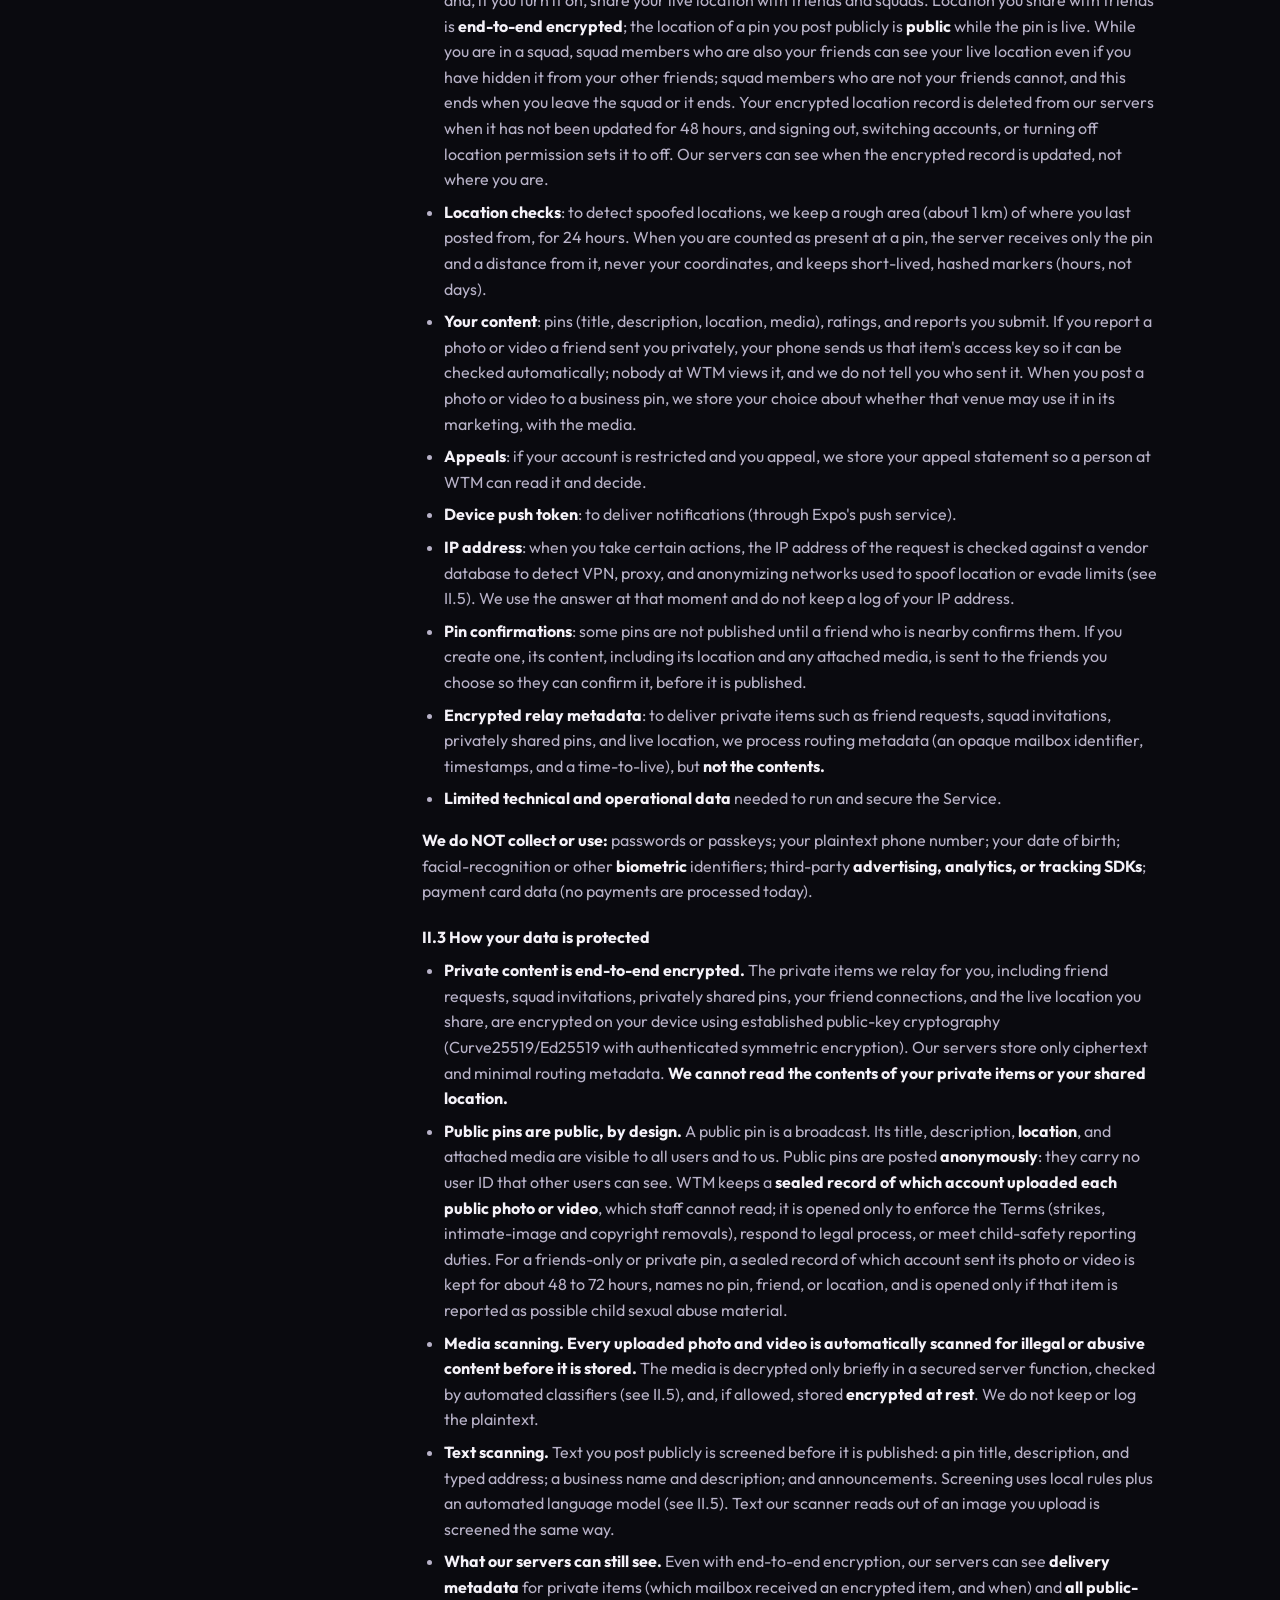
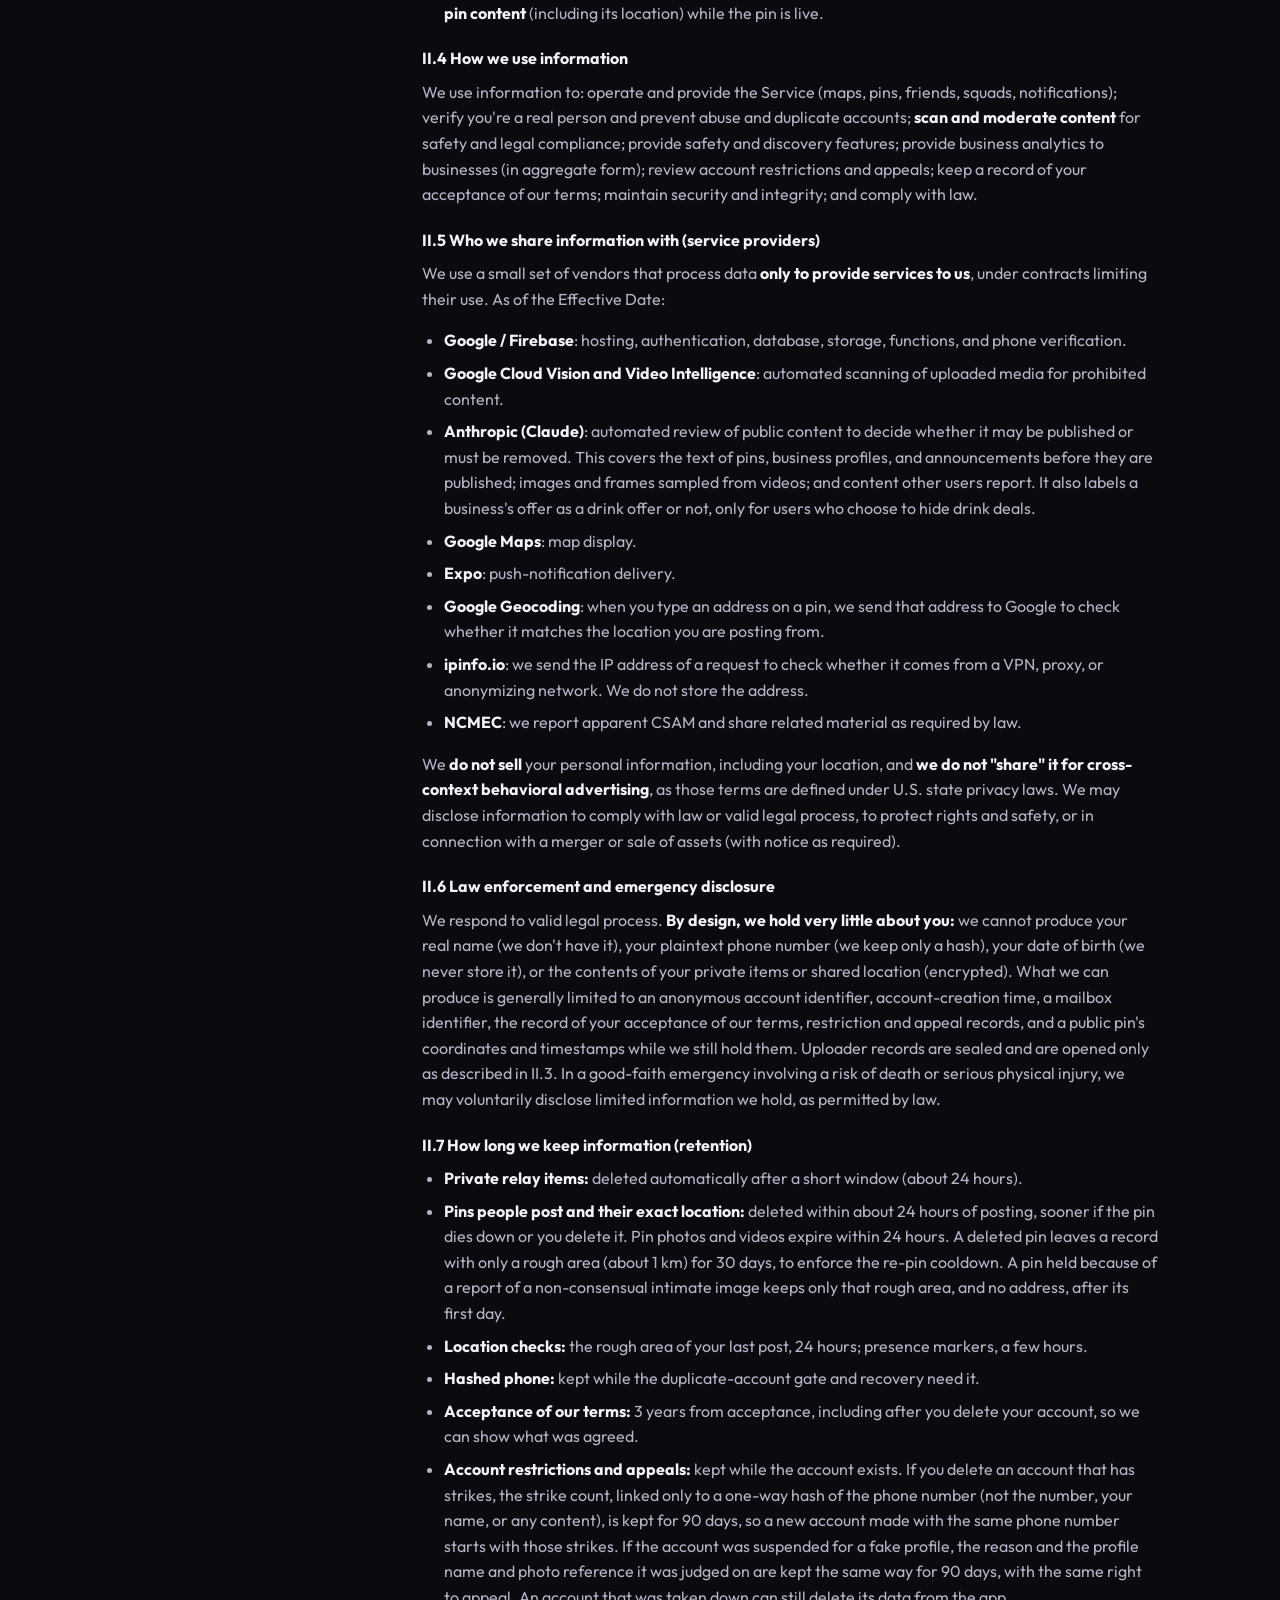
<file: legal.html>
<!DOCTYPE html>
<html lang="en">
<head>
  <meta charset="UTF-8" />
  <meta name="viewport" content="width=device-width, initial-scale=1.0" />
  <title>Legal · Terms, Privacy &amp; Child Safety · WTM</title>
  <meta name="description" content="WTM (What's the Move?) Terms of Service, Activity &amp; Platform Disclosure, Community Guidelines, Privacy Policy, and Child Safety Policy." />
  <meta name="theme-color" content="#0a0a0f" />
  <link rel="stylesheet" href="styles.css" />
  <link rel="icon" href="data:image/svg+xml,%3Csvg xmlns='http://www.w3.org/2000/svg' viewBox='0 0 32 32'%3E%3Cdefs%3E%3ClinearGradient id='g' x1='0' y1='0' x2='1' y2='1'%3E%3Cstop offset='0' stop-color='%23ff2d8a'/%3E%3Cstop offset='1' stop-color='%23a855f7'/%3E%3C/linearGradient%3E%3C/defs%3E%3Ccircle cx='16' cy='16' r='14' fill='url(%23g)'/%3E%3C/svg%3E" />
</head>
<body>
  <!-- ===== HEADER ===== -->
  <header class="site-header">
    <div class="container nav">
      <a class="brand" href="index.html">
        <img src="assets/wtmLogoWithGlow.png" alt="WTM (What's the Move?)" class="brand-logo" />
      </a>
      <input type="checkbox" id="navtoggle" class="nav-toggle" />
      <label for="navtoggle" class="nav-burger" aria-label="Menu"><span></span></label>
      <nav class="nav-links">
        <a href="index.html">Overview</a>
        <a href="business.html">For Business</a>
        <a href="legal.html" class="active">Legal</a>
        <a href="contact.html">Contact</a>
      </nav>
    </div>
  </header>

  <section class="section">
    <div class="container">
      <span class="eyebrow">Legal</span>
      <h1>Terms &amp; Privacy</h1>

      <p style="margin-top:16px;"><strong>WTM is a map, not a party.</strong> Effective November 1, 2026. This page contains WTM's <a href="#tos">Terms of Service</a> (with the <a href="#disclosure">Activity &amp; Platform Disclosure Agreement</a>), our <a href="#tc">Terms &amp; Conditions</a>, which include the <a href="#guidelines">Community Guidelines</a> and the <a href="#privacy">Privacy Policy</a>, and our <a href="#child-safety">Child Safety Policy</a>. The same text is in the app.</p>

      <div class="legal-layout">
        <!-- ============ TABLE OF CONTENTS ============ -->
        <aside class="toc" aria-label="Table of contents">
          <h4>Terms of Service</h4>
          <a href="#tos-summary">Plain-language summary</a>
          <a href="#tos-1">1. Eligibility and Accounts</a>
          <a href="#tos-2">2. What WTM Is (and Is Not)</a>
          <a href="#tos-3">3. User Content</a>
          <a href="#tos-4">4. Marketing Use by Businesses (Opt-In Only)</a>
          <a href="#tos-5">5. Business Accounts, Coupons, and Promotions</a>
          <a href="#tos-6">6. Women's Safety Ratings</a>
          <a href="#tos-7">7. SOS Feature — NOT AN EMERGENCY SERVICE</a>
          <a href="#tos-8">8. Prohibited Conduct and Child Safety</a>
          <a href="#tos-9">9. Moderation, Suspensions, and Appeals</a>
          <a href="#tos-10">10. Location</a>
          <a href="#tos-11">11. Privacy</a>
          <a href="#tos-12">12. Intellectual Property and Copyright</a>
          <a href="#tos-13">13. Third-Party Services</a>
          <a href="#tos-14">14. Disclaimers</a>
          <a href="#tos-15">15. Assumption of Risk and Release</a>
          <a href="#tos-16">16. Limitation of Liability</a>
          <a href="#tos-17">17. Indemnification</a>
          <a href="#tos-18">18. Changes to the Service and Terms</a>
          <a href="#tos-19">19. Disputes and Governing Law</a>
          <a href="#tos-20">20. General</a>
          <a href="#disclosure">Activity &amp; Platform Disclosure</a>

          <h4>Terms &amp; Conditions</h4>
          <a href="#guidelines">I. Community guidelines</a>
          <a href="#privacy">II. Privacy policy</a>
          <a href="#beta">III. Early-access / beta conditions</a>
          <a href="#coupons">IV. Coupon &amp; promotion conditions</a>
          <a href="#business">V. Business &amp; subscription conditions</a>
          <a href="#tc-contact">VI. Contact</a>

          <h4>Child Safety</h4>
          <a href="#child-safety">Child Safety Policy</a>
        </aside>

        <!-- ============ LEGAL BODY ============ -->
        <div class="legal-body">

          <!-- =================== TERMS OF SERVICE =================== -->
          <h2 id="tos">WTM ("What's the Move?"): TERMS OF SERVICE</h2>
          <p><strong>WTM is a map, not a party.</strong></p>
          <p><strong>Effective Date:</strong> November 1, 2026</p>
          <p><strong>Provider:</strong> WTM Technologies LLC, an Ohio limited liability company ("WTM," "we," "us").</p>
          <p><strong>Contact:</strong> <a href="mailto:admin@downloadwtm.com">admin@downloadwtm.com</a> · <a href="https://downloadwtm.com">https://downloadwtm.com</a></p>
          <div class="legal-summary" id="tos-summary">
            <h3>PLAIN-LANGUAGE SUMMARY</h3>
            <p><em>This summary is for convenience only and is not a substitute for the full Terms below.</em></p>
            <ul>
              <li><strong>WTM is a map, not a party.</strong> We show pins that users and businesses post about bars, parties, and events. We do not organize, host, sponsor, verify, supervise, or endorse any event, venue, or person. Where you go and what you do is your choice and your risk.</li>
              <li><strong>SOS is not 911.</strong> It alerts only the friends you choose, is not monitored by WTM, and may fail or be delayed. <strong>In an emergency, call 911.</strong></li>
              <li><strong>Nightlife is risky, and you accept that risk.</strong> Alcohol, crowds, travel, strangers, and other people's conduct can cause injury or worse.</li>
              <li><strong>You are responsible for what you post.</strong> Posting to a pin shares your content together with its location.</li>
              <li><strong>You must be 18+.</strong> You must be 21+ to drink. WTM does not sell, serve, or police alcohol; the venue checks ID.</li>
              <li><strong>Automated systems may temporarily restrict an account. A person at WTM decides any permanent ban, and you can appeal in the app.</strong></li>
              <li><strong>This is an early-access beta.</strong> It may break, change, or lose data, and is provided "AS IS."</li>
              <li><strong>Disputes:</strong> we first try to resolve them informally; if that fails, either side may go to court in Ohio. There is no arbitration agreement and no class-action waiver.</li>
          </ul>
          </div>
          <p>These Terms of Service ("Terms") are an agreement between you and <strong>WTM Technologies LLC</strong>, an Ohio limited liability company ("WTM," "we," "us"). By creating an account, clicking "I Agree," or otherwise accessing or using the WTM application, website, or related services (the "Service"), you agree to these Terms. If you do not agree, do not use the Service.</p>
          <p>These Terms work together with the <strong>Terms &amp; Conditions</strong> (our Community Guidelines, <strong>Privacy Policy</strong>, Beta Conditions, and Coupon &amp; Business Conditions), the <strong>Activity &amp; Platform Disclosure Agreement</strong> (Part 2 below), and the <strong>Child Safety Policy</strong>.</p>
          <p><strong>PLEASE READ CAREFULLY. THESE TERMS CONTAIN: (a) A NOTICE THAT SOS IS NOT AN EMERGENCY SERVICE (SECTION 7); (b) DISCLAIMERS OF WARRANTIES (SECTION 14); (c) AN ASSUMPTION OF RISK AND RELEASE (SECTION 15); AND (d) A LIMITATION OF LIABILITY (SECTION 16).</strong></p>
          <h3 id="tos-1">1. Eligibility and Accounts</h3>
          <p class="clause"><span class="num">1.1</span> You must be at least <strong>eighteen (18) years old</strong> to use the Service. You represent that you are 18 or older and have the legal capacity to enter this agreement. WTM asks for your date of birth only to confirm you are 18 or older; it is not stored. The Service is not directed to, and we do not knowingly permit, anyone under 18.</p>
          <p class="clause"><span class="num">1.2</span> You agree to provide accurate information at registration, keep your login credentials secure, and promptly tell us about any unauthorized use. You are responsible for all activity under your account. Sign-in is anonymous and device-based: your account's cryptographic identity lives on your device, and you are responsible for keeping your recovery code and PIN safe.</p>
          <p class="clause"><span class="num">1.3</span> <strong>Account type.</strong> The gender you select at registration is permanent, is shown on your profile, and determines access to certain features (see Section 6). Misrepresenting it is a violation of these Terms.</p>
          <p class="clause"><span class="num">1.4</span> <strong>One personal account; no transfer.</strong> You may keep one personal account. Accounts are personal to you and may not be sold, transferred, or shared.</p>
          <h3 id="tos-2">2. What WTM Is (and Is Not)</h3>
          <p class="clause"><span class="num">2.1</span> WTM is an <strong>informational mapping platform</strong> that displays content created by independent users and businesses. WTM does <strong>not</strong> organize, host, sponsor, promote, verify, supervise, inspect, monitor, control, or endorse any party, event, venue, gathering, promotion, or person.</p>
          <p class="clause"><span class="num">2.2</span> Pins, ratings, photos, videos, coupons, and other content may be inaccurate, outdated, misleading, unlawful, or unsafe. You alone decide whether to go anywhere and are responsible for your own safety.</p>
          <p class="clause"><span class="num">2.3</span> <strong>WTM does not sell, serve, furnish, or regulate alcohol</strong> and does not check anyone's age beyond the 18+ confirmation at signup. Alcohol service, pricing, and ID checks are solely the responsibility of the venue. You must be 21 or older to purchase or consume alcohol.</p>
          <p class="clause"><span class="num">2.4</span> <strong>What WTM is not.</strong> WTM is not a venue, bar, or property owner or operator; an event host, organizer, promoter, or ticket seller; a security, monitoring, escort, or personal-protection service; an emergency-response service or a substitute for 911; a seller or licensee of alcohol; a transportation provider; or a background-check or identity-verification service.</p>
          <p class="clause"><span class="num">2.5</span> <strong>No control over the physical world.</strong> WTM does not own, control, or supervise any premises, event, or gathering shown on the map. A pin is not an invitation, and it does not mean anyone has permission to be at that location or that a gathering is lawful. <strong>You are responsible for having the right to be anywhere you go or invite others to, and for everything you do there</strong>, including trespass, property damage, noise, and underage drinking. People who show up because of a pin are not WTM's invitees.</p>
          <h3 id="tos-3">3. User Content</h3>
          <p class="clause"><span class="num">3.1</span> You own the content you submit. You grant WTM a worldwide, non-exclusive, royalty-free, transferable, sublicensable license to host, store, reproduce, display, distribute, transmit, modify, and otherwise use your content as reasonably necessary to operate, maintain, improve, secure, and provide the Service. This license lasts as long as reasonably necessary for those purposes.</p>
          <p class="clause"><span class="num">3.2</span> <strong>Live capture only.</strong> Photos and videos on pins must be taken through the in-app camera at the time of posting. Uploads from your photo library are not permitted. Pin media generally expires after 24 hours.</p>
          <p class="clause"><span class="num">3.3</span> <strong>Posting location.</strong> When you post content to a pin, you share that content together with its location. You will be asked to confirm this before your first post, and the post button reminds you each time.</p>
          <p class="clause"><span class="num">3.4</span> <strong>Pin creators are anonymous to other users.</strong> Your identity is not shown on public pins. WTM may access uploader identity to enforce these Terms, respond to legal process, or comply with reporting obligations (Section 8).</p>
          <p class="clause"><span class="num">3.5</span> You represent that your content is lawful, that you have all rights and consents needed to post it (including from people who appear in it), and that it does not infringe anyone's intellectual property, privacy, or publicity rights.</p>
          <p class="clause"><span class="num">3.6</span> <strong>Public pins are public.</strong> Content you post to a public pin, including its title, description, location, photos, and videos, is visible to all users and to WTM while the pin is live. Do not post anything to a public pin that you do not want to be public.</p>
          <p class="clause"><span class="num">3.7</span> <strong>No duty to monitor.</strong> WTM has no obligation to pre-screen or monitor content, but may remove, hide, refuse, or restrict any content at any time, with or without notice.</p>
          <h3 id="tos-4">4. Marketing Use by Businesses (Opt-In Only)</h3>
          <p class="clause"><span class="num">4.1</span> When you add media to a <strong>business</strong> pin, you may choose to turn on <strong>"Let venues use my posts in their marketing."</strong> This setting is <strong>off unless you turn it on</strong>, and it stays where you last left it.</p>
          <p class="clause"><span class="num">4.2</span> Only if you turn it on, you grant the business that owns the pin a non-exclusive, royalty-free license to use that media in its own marketing and promotion. You can turn it off for future posts at any time.</p>
          <p class="clause"><span class="num">4.3</span> Media posted to non-business pins (including house parties) is <strong>never</strong> made available to businesses for marketing.</p>
          <p class="clause"><span class="num">4.4</span> Businesses are solely responsible for obtaining any additional releases or consents required by law from people who appear in the media, and must not use any media depicting a person under 18 for commercial purposes.</p>
          <h3 id="tos-5">5. Business Accounts, Coupons, and Promotions</h3>
          <p class="clause"><span class="num">5.1</span> Businesses may post coupons, specials, discounts, and other offers. <strong>The business is solely responsible for every offer it posts</strong>, including its legality, accuracy, redemption, age verification, and compliance with all applicable federal, state, and local laws, including alcohol and liquor-control laws.</p>
          <p class="clause"><span class="num">5.2</span> WTM only displays offers. WTM does not review, approve, verify, or guarantee any offer and is not a party to any transaction between a user and a business.</p>
          <p class="clause"><span class="num">5.3</span> Business subscriptions are a <strong>flat fee</strong>. WTM does not receive a share of any sale made by a business.</p>
          <p class="clause"><span class="num">5.4</span> Businesses must acknowledge Sections 5.1 and 4.4 at onboarding and when creating each offer, and agree to indemnify WTM for any claim arising from their offers, their content, or their use of user media (see Section 17).</p>
          <p class="clause"><span class="num">5.5</span> Users may hide drink-related offers at any time in Settings ("Hide drink deals"). This is the user's own choice; WTM does not decide which offers a user sees based on age. Drink-related offers are identified automatically for this setting, and a notification from a business you follow may still mention its new offer.</p>
          <p class="clause"><span class="num">5.6</span> <strong>Claiming a business.</strong> By claiming or creating a business account, you represent that you are authorized to act for that business and that it holds all required licenses, including a valid liquor permit if applicable. WTM may verify, suspend, or revoke a claim and may remove any business pin.</p>
          <p class="clause"><span class="num">5.7</span> <strong>"Verified" is not an endorsement.</strong> A verified badge means only that WTM applied a basic process to confirm control of a listing at a point in time. It is not an endorsement, certification, or guarantee of the business, its events, or its safety.</p>
          <p class="clause"><span class="num">5.8</span> <strong>Analytics: no warranty.</strong> Follower counts, visitor estimates, and other metrics are provided "AS IS," without any warranty of accuracy, and without any promise of a specific result. Ratings and media about a business are other users' opinions, not WTM's statements.</p>
          <p class="clause"><span class="num">5.9</span> <strong>Alcohol.</strong> The business is the sole seller and server of alcohol at its premises and is solely responsible for serving alcohol, checking ID, refusing service to underage or intoxicated persons, and complying with all liquor-control, dram-shop, and promotion laws.</p>
          <p class="clause"><span class="num">5.10</span> <strong>Billing.</strong> If paid subscriptions launch, they will be billed through a third-party processor and will renew automatically until cancelled. Before any charge, we will show the price, billing interval, and renewal terms and ask for your separate consent, and you will be able to cancel online at any time as easily as you signed up.</p>
          <p class="clause"><span class="num">5.11</span> <strong>Service level; removal.</strong> The Service is provided to businesses "AS IS" with no uptime commitment. WTM is not liable for outages, including on peak or event nights, and may remove any business pin or content and suspend or terminate any business account.</p>
          <h3 id="tos-6">6. Women's Safety Ratings</h3>
          <p class="clause"><span class="num">6.1</span> Accounts registered as female can submit and view venue safety ratings that other accounts cannot see. A venue's average women's rating is shown only after a minimum number of ratings and is anonymous.</p>
          <p class="clause"><span class="num">6.2</span> Ratings are user opinions, not WTM statements or guarantees about any venue's safety. Ratings, meters, and other crowd-sourced indicators may be inaccurate, manipulated, or based on few inputs; do not make safety decisions based on them.</p>
          <p class="clause"><span class="num">6.3</span> Users may report profiles they believe misrepresent their account type. Reports may be reviewed with automated tools (Section 9).</p>
          <h3 id="tos-7">7. SOS Feature — NOT AN EMERGENCY SERVICE</h3>
          <p class="clause"><span class="num">7.1</span> <strong>SOS is not 911.</strong> It sends an alert only to friends or squad members you have chosen. It is not connected to 911, emergency dispatchers, police, or any monitoring service, and <strong>WTM does not monitor, receive, or respond to SOS alerts.</strong></p>
          <p class="clause"><span class="num">7.2</span> SOS delivery depends on your device, connectivity, settings, and third-party services, and <strong>may fail, be delayed, or not be delivered.</strong> An on-screen confirmation means only that the app tried to send the alert, not that anyone received it or that help is coming.</p>
          <p class="clause"><span class="num">7.3</span> <strong>In an emergency, call 911.</strong></p>
          <p class="clause"><span class="num">7.4</span> <strong>Critical alerts.</strong> If you grant the permission, an SOS alert may reach your device as a critical alert that can sound even when the device is silenced. The permission is yours to grant or revoke at any time in your device settings, and it is used only for SOS. Do not rely on it.</p>
          <p class="clause"><span class="num">7.5</span> <strong>No duty assumed.</strong> By offering SOS, squads, location sharing, or ratings, WTM does not assume any duty to monitor, protect, warn, rescue, or ensure the safety of anyone.</p>
          <h3 id="tos-8">8. Prohibited Conduct and Child Safety</h3>
          <p class="clause"><span class="num">8.1</span> You may not use the Service to: post illegal content; facilitate criminal activity; promote underage drinking or unlawful gatherings; distribute non-consensual intimate imagery; exploit or endanger minors; harass or threaten others; impersonate any person or entity; submit false information or misrepresent your account type; manipulate ratings or reviews; create fraudulent accounts; circumvent security measures; violate intellectual property rights; or interfere with the Service. This includes: revealing another person's home, private location, or personal information, or pinning a private residence without authorization; recording or sharing people without the consents the law requires; evading a block, restriction, or ban (including by creating new accounts); and scraping, crawling, or bulk-collecting data from the Service or accessing it by automated means.</p>
          <p class="clause"><span class="num">8.2</span> <strong>Zero tolerance for child sexual abuse material (CSAM).</strong> All uploaded media is screened before it is published. Apparent CSAM is blocked, preserved as required by law, and reported to the National Center for Missing &amp; Exploited Children (NCMEC); associated accounts are suspended. See our <strong>Child Safety Policy</strong> (<a href="#child-safety">downloadwtm.com/legal.html#child-safety</a>).</p>
          <h3 id="tos-9">9. Moderation, Suspensions, and Appeals</h3>
          <p class="clause"><span class="num">9.1</span> WTM may monitor, review, restrict, remove, or take action on content or accounts, at its discretion but without obligation. WTM may use automated systems, including artificial intelligence, alone or with human review, to detect violations and moderate content. Moderation is imperfect and not guaranteed to catch every violation.</p>
          <p class="clause"><span class="num">9.2</span> Automated systems may <strong>temporarily</strong> restrict an account. <strong>A permanent ban requires review by a person at WTM.</strong></p>
          <p class="clause"><span class="num">9.3</span> You may appeal a restriction or ban through the in-app appeal form. Appeals are reviewed as resources allow; WTM does not guarantee a response time.</p>
          <p class="clause"><span class="num">9.4</span> Pins may be removed through community reports, automated screening, removal by their creator, or expiry. WTM does not organize, end, or police any real-world event.</p>
          <p class="clause"><span class="num">9.5</span> <strong>CSAM and NCII.</strong> We report apparent child sexual abuse material to NCMEC as required by 18 U.S.C. 2258A and preserve related material as the law requires; no one at WTM views it. Non-consensual intimate images can be reported in the app or at <a href="mailto:admin@downloadwtm.com">admin@downloadwtm.com</a>, and valid requests are removed within 48 hours. If a minor is depicted, it is handled as CSAM.</p>
          <p class="clause"><span class="num">9.6</span> <strong>Law enforcement and emergencies.</strong> We respond to valid legal process and may disclose limited information we hold in a good-faith emergency involving a risk of death or serious physical injury, as the law allows. By design we hold very little about you (see the Privacy Policy).</p>
          <p class="clause"><span class="num">9.7</span> <strong>Termination.</strong> We may suspend or terminate your access, or remove your content, for any violation of these Terms, subject to Section 9.2. You may stop using the Service and delete your account at any time. Sections that by their nature should survive termination survive it.</p>
          <h3 id="tos-10">10. Location</h3>
          <p class="clause"><span class="num">10.1</span> Some features need your device location. By enabling location services, you consent to WTM collecting and using location information to provide features, verify activity, prevent fraud, protect platform integrity, and comply with law.</p>
          <p class="clause"><span class="num">10.2</span> Live location shared with friends and squad members is end-to-end encrypted. Location tied to a public pin is public while the pin is live.</p>
          <p class="clause"><span class="num">10.3</span> <strong>WTM does not sell location data.</strong> Retention is described in our Privacy Policy.</p>
          <p class="clause"><span class="num">10.4</span> You may turn off location permissions in your device settings; some features may stop working.</p>
          <h3 id="tos-11">11. Privacy</h3>
          <p>Your use of the Service is subject to the WTM <strong>Privacy Policy</strong> (Part II of the Terms &amp; Conditions), incorporated by reference.</p>
          <h3 id="tos-12">12. Intellectual Property and Copyright</h3>
          <p class="clause"><span class="num">12.1</span> The Service, its software, trademarks, logos, designs, and features (excluding user content) belong to WTM or its licensors. WTM grants you a limited, non-exclusive, revocable, non-transferable license to use the Service for its intended purpose.</p>
          <p class="clause"><span class="num">12.2</span> <strong>Copyright complaints (DMCA):</strong> Copyright Agent, WTM Technologies LLC, 6545 Market Ave. North STE 100, Canton, OH 44721 · (216) 285-0781 · <a href="mailto:admin@downloadwtm.com">admin@downloadwtm.com</a> (DMCA designation DMCA-1079930). A notice must include the information required by 17 U.S.C. 512(c)(3). Repeat infringers may have their accounts terminated.</p>
          <p class="clause"><span class="num">12.3</span> <strong>Impersonation of a business.</strong> To report a pin, listing, or account that impersonates your business or uses your marks without authorization, contact <a href="mailto:admin@downloadwtm.com">admin@downloadwtm.com</a>.</p>
          <h3 id="tos-13">13. Third-Party Services</h3>
          <p>The Service relies on third-party providers (cloud hosting, mapping, authentication, AI, communications, analytics, payments). WTM is not responsible for their availability, conduct, content, or policies. If you got the app from an app store, that store's terms may also apply; the store is not responsible for the Service.</p>
          <h3 id="tos-14">14. Disclaimers</h3>
          <p class="clause"><span class="num">14.1</span> THE SERVICE IS PROVIDED "AS IS" AND "AS AVAILABLE." TO THE MAXIMUM EXTENT PERMITTED BY LAW, WTM DISCLAIMS ALL WARRANTIES, EXPRESS, IMPLIED, OR STATUTORY, INCLUDING MERCHANTABILITY, FITNESS FOR A PARTICULAR PURPOSE, TITLE, NON-INFRINGEMENT, ACCURACY, AVAILABILITY, RELIABILITY, AND PERFORMANCE. WTM DOES NOT WARRANT THAT THE SERVICE, INCLUDING SAFETY FEATURES, LOCATION SHARING, RATINGS, AND NOTIFICATIONS, WILL BE UNINTERRUPTED, ACCURATE, ERROR-FREE, OR SECURE.</p>
          <p class="clause"><span class="num">14.2</span> <strong>Early-access beta.</strong> The Service is an early-access beta under active development. It may contain errors, change or stop at any time, be interrupted, and lose or reset data. Features, including safety features, may be incomplete or unavailable.</p>
          <h3 id="tos-15">15. Assumption of Risk and Release</h3>
          <p class="clause"><span class="num">15.1</span> Attending parties, nightlife venues, and public events involves risks including alcohol consumption, crime, assault, harassment, injury, property damage, illness, transportation incidents, and death. <strong>You voluntarily assume all such risks.</strong></p>
          <p class="clause"><span class="num">15.2</span> To the fullest extent permitted by law, you release WTM from claims arising from: attendance at any event or venue; the actions of other users or businesses; venue operations; alcohol service by third parties; user or business content and offers; failure or delay of safety features; and reliance on any rating, score, review, or user-generated information.</p>
          <h3 id="tos-16">16. Limitation of Liability</h3>
          <p class="clause"><span class="num">16.1</span> TO THE MAXIMUM EXTENT PERMITTED BY LAW, WTM SHALL NOT BE LIABLE FOR ANY INDIRECT, INCIDENTAL, SPECIAL, EXEMPLARY, CONSEQUENTIAL, OR PUNITIVE DAMAGES, OR FOR LOSS OF PROFITS, DATA, GOODWILL, OR OTHER INTANGIBLE LOSSES. WTM'S TOTAL LIABILITY FOR ALL CLAIMS SHALL NOT EXCEED THE GREATER OF ONE HUNDRED U.S. DOLLARS ($100.00) OR THE AMOUNT YOU PAID WTM IN THE TWELVE (12) MONTHS BEFORE THE EVENT GIVING RISE TO THE CLAIM.</p>
          <p class="clause"><span class="num">16.2</span> <strong>What this does not limit.</strong> Nothing in these Terms excludes or limits liability that cannot be excluded or limited under applicable law, including, where applicable, liability for gross negligence, willful misconduct, fraud, or death or personal injury caused by WTM's own acts. If any part of Sections 15 or 16 is held unenforceable, it applies to the maximum extent permitted and the rest remains in effect.</p>
          <h3 id="tos-17">17. Indemnification</h3>
          <p>You agree to defend, indemnify, and hold harmless WTM and its owners, members, managers, employees, contractors, agents, successors, and assigns from any claims, liabilities, damages, losses, fines, penalties, and attorneys' fees arising from your use of the Service, your content, your offers (for businesses), your violation of these Terms or the law, or your infringement of any third party's rights. A business also indemnifies WTM for its operations, alcohol service, promotions, and its use of user media.</p>
          <h3 id="tos-18">18. Changes to the Service and Terms</h3>
          <p>WTM may modify, suspend, or discontinue any part of the Service at any time. WTM may update these Terms; material changes will be communicated in a manner reasonably calculated to give notice and may require you to accept again. A material change does not apply to you until you have been notified and, where required, have accepted it. Continued use after changes take effect means acceptance.</p>
          <h3 id="tos-19">19. Disputes and Governing Law</h3>
          <p>Any dispute will first go through an informal resolution process. Contact us at the notice address below. If not resolved within thirty (30) days, either party may pursue remedies in a court of competent jurisdiction in Ohio. These Terms are governed by Ohio law, without regard to conflict-of-law principles, except where mandatory laws of another jurisdiction apply. <em>(No arbitration or class-action waiver at this time.)</em></p>
          <h3 id="tos-20">20. General</h3>
          <p>If any provision is found unenforceable, the rest stays in effect. No waiver of a breach waives any later breach. You may not assign these Terms; WTM may assign them in connection with a merger, acquisition, or sale of assets. WTM is not liable for delays or failures caused by events beyond its reasonable control. You may not use the Service where U.S. sanctions or export laws forbid it. These Terms, the Activity &amp; Platform Disclosure Agreement, the Terms &amp; Conditions (including the Community Guidelines and the Privacy Policy), and the Child Safety Policy are the entire agreement between you and WTM about the Service.</p>
          <p><strong>Legal notices:</strong> WTM Technologies LLC, 6545 Market Ave. North STE 100, Canton, OH 44721 · <a href="mailto:admin@downloadwtm.com">admin@downloadwtm.com</a></p>
          <h3 id="disclosure">ACTIVITY &amp; PLATFORM DISCLOSURE AGREEMENT</h3>
          <p><em>Shown as its own screen when you create an account, with its own checkbox. We keep the version you accepted and the time.</em></p>
          <p>By creating an account and using WTM, you acknowledge and agree:</p>
          <ol>
            <li><strong>WTM is a map, not a party.</strong> WTM is an informational mapping platform that displays user-generated content. WTM does not organize, host, sponsor, verify, promote, supervise, inspect, monitor, control, or endorse any party, event, venue, gathering, or person.</li>
            <li>Every event, party, location, venue, promotion, coupon, safety rating, score, review, photo, or post on WTM is created by independent users or businesses and may be inaccurate, misleading, incomplete, unlawful, unsafe, or out of date.</li>
            <li>You alone decide whether to attend any location or event, and you are responsible for your own safety.</li>
            <li><strong>SOS is not 911.</strong> It alerts only the friends you choose, is not monitored by WTM, and may fail, be delayed, or not be delivered. In an emergency, call 911.</li>
            <li><strong>WTM does not sell, serve, or police alcohol.</strong> Businesses are solely responsible for their offers and for checking ID. You must be 21+ to drink.</li>
            <li>Social gatherings, nightlife, parties, and public events carry risks including alcohol consumption, crime, assault, harassment, injury, property damage, illness, transportation incidents, and death.</li>
            <li>You voluntarily assume all risks of attending any location, event, or gathering found through WTM.</li>
            <li>WTM does not guarantee the safety, legality, age compliance, authorization, quality, popularity, attendance, or existence of any event or venue.</li>
            <li>Location services, location sharing, safety features, ratings, and notifications may be inaccurate, delayed, unavailable, or fail.</li>
            <li>WTM uses automated systems, including AI, to review content, reports, and profiles. Automated systems may temporarily restrict accounts; permanent bans are reviewed by a person, and you may appeal.</li>
            <li>You consent to the collection, processing, and disclosure of information as described in the Privacy Policy, including content moderation, location verification, fraud prevention, and legal compliance.</li>
            <li>To the fullest extent permitted by law, you release and waive claims against WTM arising from: (a) attendance at any event or venue; (b) actions of other users; (c) venue operations; (d) alcohol service by third parties; (e) user-generated or business content; (f) failures of safety-related features; and (g) reliance on any ratings, scores, reviews, or user-generated information.</li>
          </ol>
          <p>☐ <strong>I have read, understand, and voluntarily accept these risks as a condition of using WTM.</strong></p>

          <!-- =================== TERMS & CONDITIONS =================== -->
          <h2 id="tc">WTM ("What's the Move?"): TERMS &amp; CONDITIONS</h2>
          <p>Companion to the <strong>Terms of Service</strong> ("ToS"). These Terms &amp; Conditions set out the <strong>Community Guidelines, the Privacy Policy, Beta conditions, and Coupon &amp; Business conditions.</strong> Capitalized terms have the meanings given in the ToS. If there is a conflict, the ToS governs the core agreement and this document governs the topic it specifically addresses.</p>
          <p><strong>Effective Date:</strong> November 1, 2026 · <strong>Provider:</strong> WTM Technologies LLC, an Ohio limited liability company ("WTM") · <strong>Contact:</strong> <a href="mailto:admin@downloadwtm.com">admin@downloadwtm.com</a></p>
          <!-- PART I -->
          <h3 id="guidelines">Part I: COMMUNITY GUIDELINES (Acceptable Content &amp; Conduct)</h3>
          <p>These Guidelines apply to all users and all content. They supplement ToS Section 8. Violations may result in content removal, strikes, account restrictions, and bans.</p>
          <h4>I.1 Be real, be lawful</h4>
          <ul>
            <li>You must be <strong>18+</strong>. You must be <strong>21+</strong> to drink; the venue checks ID.</li>
            <li>Don't post anything illegal, or use WTM to plan or promote illegal activity, <strong>underage drinking, or unlawful gatherings.</strong></li>
          </ul>
          <h4>I.2 Absolutely prohibited content</h4>
          <ul>
            <li><strong>Child sexual abuse material (CSAM)</strong> or any sexualization of minors. We screen for it, block it, <strong>report it to NCMEC</strong>, and preserve it as required by law; associated accounts are suspended. See the Child Safety Policy.</li>
            <li><strong>Non-consensual intimate imagery (NCII)</strong>: real or AI-generated sexual or intimate images of a person without consent. Report it in the app or to <a href="mailto:admin@downloadwtm.com">admin@downloadwtm.com</a>; valid requests are removed within 48 hours. If a minor is depicted, it is handled as CSAM.</li>
            <li><strong>Pornography, gore, or graphic violence.</strong></li>
            <li><strong>Threats, harassment, stalking, bullying, or incitement of violence.</strong></li>
            <li><strong>Doxxing</strong>: posting a person's home, private location, or private information; <strong>pinning a private residence</strong> or a person's location without authorization.</li>
            <li><strong>Hate</strong> targeting people based on protected characteristics.</li>
          </ul>
          <h4>I.3 Respect other people in your media</h4>
          <ul>
            <li><strong>Do not record, photograph, or film people without the consents the law requires</strong>, and do not post such content. Other people at a venue did not necessarily agree to be filmed.</li>
            <li>Don't post content you don't have the rights to (including <strong>copyrighted music or video</strong> captured at a venue).</li>
          </ul>
          <h4>I.4 Keep it honest, no manipulation</h4>
          <ul>
            <li>No <strong>impersonation</strong> of a person, business, or venue, and no false suggestion of affiliation with or endorsement by a business or WTM. Don't misrepresent your account type.</li>
            <li>No <strong>fake, bought, or incentivized ratings or reviews</strong>, sock-puppet or bulk accounts, vote-brigading the crowd-takedown feature, fake followers, or other coordinated inauthentic behavior.</li>
            <li>No <strong>ban evasion</strong> (new accounts to dodge a block, restriction, or ban).</li>
          </ul>
          <h4>I.5 Don't attack the platform</h4>
          <ul>
            <li>No <strong>scraping, crawling, bulk-collecting, or automated access</strong>; no reselling or redistributing WTM data; no circumventing rate limits, security, or access controls.</li>
          </ul>
          <h4>I.6 Reporting, blocking, and enforcement</h4>
          <ul>
            <li><strong>Report</strong> any pin, media, or profile that violates these Guidelines using the in-app report tool. NCII has a dedicated report option.</li>
            <li><strong>Block</strong> any user you don't want to interact with.</li>
            <li>We may remove or hide content and apply <strong>strikes</strong>. Content decisions are mostly automated. <strong>Automated systems may temporarily restrict an account; a person at WTM reviews every restriction before it becomes a permanent ban</strong>, and you can appeal in the app (ToS Section 9). Moderation is <strong>imperfect and not guaranteed</strong> to catch everything.</li>
          </ul>
          <!-- PART II -->
          <h3 id="privacy">Part II: PRIVACY POLICY</h3>
          <p><em>This Part explains what we collect, how we use and protect it, who we share it with, how long we keep it, and your choices and rights. It is written to match how the app actually works as of the Effective Date.</em></p>
          <h4>II.1 The short version (plain language)</h4>
          <ul>
            <li>We try to collect <strong>as little as possible.</strong></li>
            <li>Your <strong>private</strong> activity, meaning your friend connections, friend requests, squad invitations, privately shared pins, and the <strong>live location you share with friends and squads</strong>, is <strong>end-to-end encrypted</strong> on your device. <strong>We store only unreadable ciphertext for that data; we cannot read its contents.</strong> WTM has no direct-message feature.</li>
            <li><strong>Public pins are public.</strong> A pin you post publicly, with its <strong>title, description, location, and photos or videos</strong>, is visible to all users and to us while it is live. Pins people post, and their exact locations, are deleted within about a day (a business's own venue pin stays up).</li>
            <li><strong>All photos and videos are automatically scanned for illegal or abusive content before they are stored.</strong> To do that, your media is decrypted briefly on our servers, checked, then stored encrypted. We don't keep the plaintext.</li>
            <li>Your <strong>phone number is used once to verify you're a real person, then discarded; we keep only a one-way hash, never the number.</strong></li>
            <li><strong>No passwords. No facial recognition or biometrics. No advertising or tracking SDKs. We don't sell your data, and we do not sell location data. We don't process payments (today).</strong></li>
          </ul>
          <h4>II.2 Information we collect</h4>
          <p><strong>You provide, or we collect, at signup and use:</strong></p>
          <ul>
            <li><strong>Phone number</strong>: used once for verification (through our provider, Google/Firebase), then <strong>discarded; only a one-way hash is kept</strong> (to prevent duplicate or abusive accounts and to support account recovery).</li>
            <li><strong>Date of birth</strong>: asked only to confirm you are 18 or older. It never leaves your device and is not stored.</li>
            <li><strong>Account basics</strong>: a username, gender, and an optional profile photo. <em>(Gender enables the women's safety rating feature; it is treated as sensitive, see II.8.)</em></li>
            <li><strong>Apple or Google sign-in</strong> (if you use it): we receive what the provider returns to authenticate you; we do not use it for advertising.</li>
            <li><strong>Recovery</strong>: a recovery code and PIN you control (we store only verifiers, never your PIN).</li>
            <li><strong>Your acceptance of our terms</strong>: when you accept the Terms and the Activity &amp; Platform Disclosure Agreement, we keep a record of the version you accepted and the time, on your device and on our servers with your account ID.</li>
          </ul>
          <p><strong>Collected as you use the Service:</strong></p>
          <ul>
            <li><strong>Precise location</strong>: to show the map, place you on it, run pin "geofence" zones (roughly 15 to 50 meters), and, if you turn it on, share your live location with friends and squads. Location you share with friends is <strong>end-to-end encrypted</strong>; the location of a pin you post publicly is <strong>public</strong> while the pin is live. While you are in a squad, squad members who are also your friends can see your live location even if you have hidden it from your other friends; squad members who are not your friends cannot, and this ends when you leave the squad or it ends. Your encrypted location record is deleted from our servers when it has not been updated for 48 hours, and signing out, switching accounts, or turning off location permission sets it to off. Our servers can see when the encrypted record is updated, not where you are.</li>
            <li><strong>Location checks</strong>: to detect spoofed locations, we keep a rough area (about 1 km) of where you last posted from, for 24 hours. When you are counted as present at a pin, the server receives only the pin and a distance from it, never your coordinates, and keeps short-lived, hashed markers (hours, not days).</li>
            <li><strong>Your content</strong>: pins (title, description, location, media), ratings, and reports you submit. If you report a photo or video a friend sent you privately, your phone sends us that item's access key so it can be checked automatically; nobody at WTM views it, and we do not tell you who sent it. When you post a photo or video to a business pin, we store your choice about whether that venue may use it in its marketing, with the media.</li>
            <li><strong>Appeals</strong>: if your account is restricted and you appeal, we store your appeal statement so a person at WTM can read it and decide.</li>
            <li><strong>Device push token</strong>: to deliver notifications (through Expo's push service).</li>
            <li><strong>IP address</strong>: when you take certain actions, the IP address of the request is checked against a vendor database to detect VPN, proxy, and anonymizing networks used to spoof location or evade limits (see II.5). We use the answer at that moment and do not keep a log of your IP address.</li>
            <li><strong>Pin confirmations</strong>: some pins are not published until a friend who is nearby confirms them. If you create one, its content, including its location and any attached media, is sent to the friends you choose so they can confirm it, before it is published.</li>
            <li><strong>Encrypted relay metadata</strong>: to deliver private items such as friend requests, squad invitations, privately shared pins, and live location, we process routing metadata (an opaque mailbox identifier, timestamps, and a time-to-live), but <strong>not the contents.</strong></li>
            <li><strong>Limited technical and operational data</strong> needed to run and secure the Service.</li>
          </ul>
          <p><strong>We do NOT collect or use:</strong> passwords or passkeys; your plaintext phone number; your date of birth; facial-recognition or other <strong>biometric</strong> identifiers; third-party <strong>advertising, analytics, or tracking SDKs</strong>; payment card data (no payments are processed today).</p>
          <h4>II.3 How your data is protected</h4>
          <ul>
            <li><strong>Private content is end-to-end encrypted.</strong> The private items we relay for you, including friend requests, squad invitations, privately shared pins, your friend connections, and the live location you share, are encrypted on your device using established public-key cryptography (Curve25519/Ed25519 with authenticated symmetric encryption). Our servers store only ciphertext and minimal routing metadata. <strong>We cannot read the contents of your private items or your shared location.</strong></li>
            <li><strong>Public pins are public, by design.</strong> A public pin is a broadcast. Its title, description, <strong>location</strong>, and attached media are visible to all users and to us. Public pins are posted <strong>anonymously</strong>: they carry no user ID that other users can see. WTM keeps a <strong>sealed record of which account uploaded each public photo or video</strong>, which staff cannot read; it is opened only to enforce the Terms (strikes, intimate-image and copyright removals), respond to legal process, or meet child-safety reporting duties. For a friends-only or private pin, a sealed record of which account sent its photo or video is kept for about 48 to 72 hours, names no pin, friend, or location, and is opened only if that item is reported as possible child sexual abuse material.</li>
            <li><strong>Media scanning.</strong> <strong>Every uploaded photo and video is automatically scanned for illegal or abusive content before it is stored.</strong> The media is decrypted only briefly in a secured server function, checked by automated classifiers (see II.5), and, if allowed, stored <strong>encrypted at rest</strong>. We do not keep or log the plaintext.</li>
            <li><strong>Text scanning.</strong> Text you post publicly is screened before it is published: a pin title, description, and typed address; a business name and description; and announcements. Screening uses local rules plus an automated language model (see II.5). Text our scanner reads out of an image you upload is screened the same way.</li>
            <li><strong>What our servers can still see.</strong> Even with end-to-end encryption, our servers can see <strong>delivery metadata</strong> for private items (which mailbox received an encrypted item, and when) and <strong>all public-pin content</strong> (including its location) while the pin is live.</li>
          </ul>
          <h4>II.4 How we use information</h4>
          <p>We use information to: operate and provide the Service (maps, pins, friends, squads, notifications); verify you're a real person and prevent abuse and duplicate accounts; <strong>scan and moderate content</strong> for safety and legal compliance; provide safety and discovery features; provide business analytics to businesses (in aggregate form); review account restrictions and appeals; keep a record of your acceptance of our terms; maintain security and integrity; and comply with law.</p>
          <h4>II.5 Who we share information with (service providers)</h4>
          <p>We use a small set of vendors that process data <strong>only to provide services to us</strong>, under contracts limiting their use. As of the Effective Date:</p>
          <ul>
            <li><strong>Google / Firebase</strong>: hosting, authentication, database, storage, functions, and phone verification.</li>
            <li><strong>Google Cloud Vision and Video Intelligence</strong>: automated scanning of uploaded media for prohibited content.</li>
            <li><strong>Anthropic (Claude)</strong>: automated review of public content to decide whether it may be published or must be removed. This covers the text of pins, business profiles, and announcements before they are published; images and frames sampled from videos; and content other users report. It also labels a business's offer as a drink offer or not, only for users who choose to hide drink deals.</li>
            <li><strong>Google Maps</strong>: map display.</li>
            <li><strong>Expo</strong>: push-notification delivery.</li>
            <li><strong>Google Geocoding</strong>: when you type an address on a pin, we send that address to Google to check whether it matches the location you are posting from.</li>
            <li><strong>ipinfo.io</strong>: we send the IP address of a request to check whether it comes from a VPN, proxy, or anonymizing network. We do not store the address.</li>
            <li><strong>NCMEC</strong>: we report apparent CSAM and share related material as required by law.</li>
          </ul>
          <p>We <strong>do not sell</strong> your personal information, including your location, and <strong>we do not "share" it for cross-context behavioral advertising</strong>, as those terms are defined under U.S. state privacy laws. We may disclose information to comply with law or valid legal process, to protect rights and safety, or in connection with a merger or sale of assets (with notice as required).</p>
          <h4>II.6 Law enforcement and emergency disclosure</h4>
          <p>We respond to valid legal process. <strong>By design, we hold very little about you:</strong> we cannot produce your real name (we don't have it), your plaintext phone number (we keep only a hash), your date of birth (we never store it), or the contents of your private items or shared location (encrypted). What we can produce is generally limited to an anonymous account identifier, account-creation time, a mailbox identifier, the record of your acceptance of our terms, restriction and appeal records, and a public pin's coordinates and timestamps while we still hold them. Uploader records are sealed and are opened only as described in II.3. In a good-faith emergency involving a risk of death or serious physical injury, we may voluntarily disclose limited information we hold, as permitted by law.</p>
          <h4>II.7 How long we keep information (retention)</h4>
          <ul>
            <li><strong>Private relay items:</strong> deleted automatically after a short window (about 24 hours).</li>
            <li><strong>Pins people post and their exact location:</strong> deleted within about 24 hours of posting, sooner if the pin dies down or you delete it. Pin photos and videos expire within 24 hours. A deleted pin leaves a record with only a rough area (about 1 km) for 30 days, to enforce the re-pin cooldown. A pin held because of a report of a non-consensual intimate image keeps only that rough area, and no address, after its first day.</li>
            <li><strong>Location checks:</strong> the rough area of your last post, 24 hours; presence markers, a few hours.</li>
            <li><strong>Hashed phone:</strong> kept while the duplicate-account gate and recovery need it.</li>
            <li><strong>Acceptance of our terms:</strong> 3 years from acceptance, including after you delete your account, so we can show what was agreed.</li>
            <li><strong>Account restrictions and appeals:</strong> kept while the account exists. If you delete an account that has strikes, the strike count, linked only to a one-way hash of the phone number (not the number, your name, or any content), is kept for 90 days, so a new account made with the same phone number starts with those strikes. If the account was suspended for a fake profile, the reason and the profile name and photo reference it was judged on are kept the same way for 90 days, with the same right to appeal. An account that was taken down can still delete its data from the app.</li>
            <li><strong>Sealed uploader records:</strong> for public photos and videos, kept as long as needed for the purposes in II.3, including after the account is deleted (they then name an account that no longer exists); for friends-only and private pins, about 48 to 72 hours, unless the item is preserved as child-safety evidence.</li>
            <li><strong>Live location record:</strong> deleted after 48 hours without an update.</li>
            <li><strong>Preserved child-safety evidence:</strong> kept for the period the law requires (currently one year from detection or from our report to NCMEC), then deleted. Every access to it through WTM's software and admin console is recorded in an access log.</li>
            <li>We keep other data only as long as needed for the purposes above or as the law requires.</li>
          </ul>
          <h4>II.8 Sensitive data and minors</h4>
          <ul>
            <li><strong>Gender</strong> is treated as sensitive and is used only to provide features (the women's safety rating) and to run the Service, not for advertising.</li>
            <li><strong>Minors.</strong> The Service is <strong>18+.</strong> We do not knowingly collect personal information from anyone under 18, and we do not knowingly collect from children under 13. If we learn we have collected information from someone under 18, we will delete it and terminate the account. If you believe a minor is using the Service, contact <a href="mailto:admin@downloadwtm.com">admin@downloadwtm.com</a>.</li>
          </ul>
          <h4>II.9 Your privacy choices and rights</h4>
          <ul>
            <li><strong>In-app controls:</strong> turn location sharing on or off; manage who you share with; hide drink deals; block users; delete your content; and <strong>delete your account</strong>. Deleting your account deletes its associated data, except what II.7 says we keep after deletion (the acceptance record, the strike and suspension carry-over records, sealed uploader records for public media, preserved child-safety evidence) and anything we must keep under a legal hold. For Apple sign-in, we also revoke the Apple token.</li>
            <li><strong>State privacy rights (for example California CCPA/CPRA and similar):</strong> you may request to <strong>access, delete, or correct</strong> your personal information, and to <strong>opt out of any sale or sharing</strong> (we do not sell or share for ads). We will not discriminate against you for exercising these rights.</li>
            <li><strong>EU/UK (GDPR/UK GDPR), if applicable:</strong> you have rights of access, rectification, erasure, restriction, portability, and objection; our legal bases include consent (for example location and optional features), legitimate interests (security, abuse prevention, records of agreement), and legal obligation (CSAM and NCII).</li>
            <li><strong>To exercise any right,</strong> use the in-app controls or contact <a href="mailto:admin@downloadwtm.com">admin@downloadwtm.com</a>. We will verify and respond within the time the law requires.</li>
          </ul>
          <h4>II.10 Security; breach</h4>
          <p>No system is perfectly secure. We use technical and organizational measures appropriate to the data (including the end-to-end encryption described above). If a breach affecting your information occurs, we will notify you and authorities as required by law.</p>
          <h4>II.11 Changes to this Policy</h4>
          <p>We may update this Policy; material changes will be notified in the app and may require you to accept again. Continued use after the effective date constitutes acceptance.</p>
          <!-- PART III -->
          <h3 id="beta">Part III: EARLY-ACCESS / BETA CONDITIONS</h3>
          <p class="clause"><span class="num">III.1</span> The Service is an <strong>early-access beta</strong>, not a final release. It <strong>may change, break, be interrupted, or lose or reset data</strong>, and features (including safety features) may be incomplete or unavailable. <strong>The Service is provided "AS IS" and "AS AVAILABLE," with no warranty and no service-level or uptime commitment</strong> (ToS Sections 5.11 and 14). Do not rely on the Service for any critical or safety purpose.</p>
          <!-- PART IV -->
          <h3 id="coupons">Part IV: COUPON &amp; PROMOTION CONDITIONS</h3>
          <p class="clause"><span class="num">IV.1</span> <strong>Coupons are venue offers, not WTM's.</strong> Any discount, special, or reward is <strong>made and fulfilled by the venue</strong>, in the venue's sole discretion, subject to availability and law. <strong>WTM does not sell, serve, or furnish alcohol</strong> and is not the offeror.</p>
          <p class="clause"><span class="num">IV.2</span> <strong>21+ and ID.</strong> Every offer carries the line <strong>"Must be 21+ to drink. Venue checks ID."</strong> Alcohol offers are valid only for patrons <strong>21+</strong> and are subject to the venue's <strong>age and ID check at the point of service.</strong> <strong>DRINK RESPONSIBLY; NEVER DRIVE IMPAIRED; OBEY ALL LAWS.</strong></p>
          <p class="clause"><span class="num">IV.3</span> <strong>No cash value; limits.</strong> Coupons have <strong>no cash value</strong>, are <strong>void where prohibited</strong>, are limited (one per person per venue offer), are <strong>not transferable</strong>, are <strong>not a gift card</strong>, and may be changed, suspended, or revoked. Changing an offer may renew eligibility. Honoring any coupon is the venue's responsibility.</p>
          <p class="clause"><span class="num">IV.4</span> <strong>Hide drink deals.</strong> You can hide drink specials in Settings at any time. This is your choice; WTM does not decide which offers you see based on age. Drink offers are identified automatically for this setting, and the label may be wrong. WTM asks no one to confirm their age beyond the 18+ confirmation at signup; the venue checks ID.</p>
          <!-- PART V -->
          <h3 id="business">Part V: BUSINESS &amp; SUBSCRIPTION CONDITIONS</h3>
          <p><em>Supplements ToS Section 5. Applies to business accounts.</em></p>
          <p class="clause"><span class="num">V.1</span> <strong>Eligibility and authority.</strong> Only a person authorized to act for the business may claim or operate a business account; the business must hold all required licenses (including a valid liquor permit, if applicable).</p>
          <p class="clause"><span class="num">V.2</span> <strong>Responsibility for offers.</strong> At onboarding and for every offer it saves, the business confirms that it is solely responsible for the offer, including checking ID and following federal, state, and local alcohol laws (ToS Section 5).</p>
          <p class="clause"><span class="num">V.3</span> <strong>"Verified" is not an endorsement</strong> (ToS Section 5.7). <strong>Analytics are "AS IS," with no guarantee of accuracy or of any result</strong> (ToS Section 5.8).</p>
          <p class="clause"><span class="num">V.4</span> <strong>Alcohol and promotion law</strong> are the <strong>business's sole responsibility</strong> (ToS Section 5.9). WTM's compensation is a flat fee, never a share of alcohol or other sales.</p>
          <p class="clause"><span class="num">V.5</span> <strong>User media in marketing.</strong> A business may use a user's photo or video in its marketing only if that user chose to allow it for that post (ToS Section 4). The business is solely responsible for any further consents or releases from people who appear in it and indemnifies WTM for its use.</p>
          <p class="clause"><span class="num">V.6</span> <strong>Billing and auto-renewal</strong> <em>(if paid subscriptions launch):</em></p>
          <ul>
            <li>Subscriptions are billed through our third-party payment processor and <strong>automatically renew</strong> for successive periods <strong>until cancelled.</strong></li>
            <li><strong>Before you are charged,</strong> we will present the <strong>price, billing interval, and renewal terms clearly, next to the consent button,</strong> and obtain your <strong>separate consent to the recurring charge.</strong></li>
            <li>We will send a <strong>renewal or price-change reminder</strong> in advance where required, and any fee increase requires advance notice before it takes effect.</li>
            <li>You may <strong>cancel at any time</strong> using a <strong>simple online method at least as easy as signing up</strong>; cancellation stops future renewals. Fees already charged are non-refundable except as required by law or stated at purchase.</li>
          </ul>
          <p class="clause"><span class="num">V.7</span> <strong>Removal, termination, no uptime commitment</strong> (ToS Section 5.11).</p>
          <!-- PART VI -->
          <h3 id="tc-contact">Part VI: CONTACT</h3>
          <p>Privacy, safety, NCII, support, and law enforcement: <a href="mailto:admin@downloadwtm.com">admin@downloadwtm.com</a> · Copyright: Copyright Agent, WTM Technologies LLC, 6545 Market Ave. North STE 100, Canton, OH 44721 · (216) 285-0781 · <a href="mailto:admin@downloadwtm.com">admin@downloadwtm.com</a></p>

          <!-- =================== CHILD SAFETY POLICY =================== -->
          <h2 id="child-safety">WTM ("What's the Move?"): CHILD SAFETY POLICY</h2>
          <p><strong>Effective Date:</strong> November 1, 2026 · <strong>Provider:</strong> WTM Technologies LLC ("WTM") · <strong>Contact:</strong> <a href="mailto:admin@downloadwtm.com">admin@downloadwtm.com</a></p>
          <p>WTM has zero tolerance for child sexual abuse material (CSAM) and for any sexualization or exploitation of minors. This policy explains what we do about it. It is part of our Terms of Service (Section 8.2).</p>
          <h4>1. Who can use WTM</h4>
          <p>WTM is for people <strong>18 and older</strong>. We do not knowingly allow anyone under 18 to use it. If we learn a minor is using WTM, we close the account. To tell us about a minor, write to <a href="mailto:admin@downloadwtm.com">admin@downloadwtm.com</a>.</p>
          <h4>2. Detection</h4>
          <ul>
            <li><strong>Every photo and video is screened before it is published.</strong> Pin media can only be taken with the in-app camera at the time of posting, and it is checked by automated systems before anyone else can see it. Nothing that fails the check, or that could not be checked, is published.</li>
            <li><strong>Reports.</strong> Anyone can report a pin, a photo or video, or a profile in the app. A report that says a minor may be involved is never closed without action because a check failed.</li>
          </ul>
          <h4>3. What happens when apparent CSAM is found</h4>
          <ul>
            <li><strong>It is blocked.</strong> It is never published, or it is taken down at once.</li>
            <li><strong>It is preserved.</strong> An encrypted copy and the facts a report needs (when and where it was posted, and which account posted it) are kept in a store that WTM's app and admin console cannot open. No one at WTM views, downloads, forwards, or keeps the material.</li>
            <li><strong>It is reported.</strong> We report apparent CSAM to the National Center for Missing &amp; Exploited Children (NCMEC) through its CyberTipline, as 18 U.S.C. 2258A requires, and make the preserved copy available to NCMEC and law enforcement on request.</li>
            <li><strong>The account is suspended.</strong> When a case is confirmed (a match against known abuse images, or our second, stricter check at the confidence we report at), the account that posted it is suspended at once. A lower-confidence flag preserves the item and counts as a strike under our two-strike rule, but does not suspend the account by itself. A person at WTM decides whether a suspension becomes a permanent ban (Terms of Service Section 9).</li>
            <li><strong>Access is logged.</strong> Each time WTM's software or admin console reads preserved evidence, files it, sends a reminder about it, or deletes it, the access is recorded in an append-only log.</li>
          </ul>
          <h4>4. How long evidence is kept</h4>
          <p>Preserved evidence is kept for the period the law requires (currently one year from detection, or from our report to NCMEC), then deleted automatically. A legal hold or a request from law enforcement can extend that.</p>
          <h4>5. Non-consensual intimate images</h4>
          <p>Intimate images shared without consent can be reported in the app or at <a href="mailto:admin@downloadwtm.com">admin@downloadwtm.com</a>. Valid requests are removed within 48 hours. If the person shown may be a minor, the report is handled under this policy.</p>
          <h4>6. Contact</h4>
          <p>Child safety, law enforcement, and NCMEC: <a href="mailto:admin@downloadwtm.com">admin@downloadwtm.com</a>. If a child is in immediate danger, call 911.</p>

        </div>
      </div>
    </div>
  </section>

  <!-- ===== FOOTER ===== -->
  <footer class="site-footer">
    <div class="container">
      <div class="footer-grid">
        <div class="footer-col" style="max-width:300px;">
          <a class="brand" href="index.html" style="margin-bottom:10px;">
            <img src="assets/wtmLogoWithGlow.png" alt="WTM (What's the Move?)" class="brand-logo" />
          </a>
          <p style="font-size:0.88rem;">The live map for nightlife. Find the move, roll with your squad, never miss the night.</p>
        </div>
        <div class="footer-col">
          <h4>Product</h4>
          <a href="index.html">Overview</a>
          <a href="business.html">For Business</a>
          <a href="contact.html">Contact</a>
        </div>
        <div class="footer-col">
          <h4>Legal</h4>
          <a href="legal.html#tos">Terms of Service</a>
          <a href="legal.html#privacy">Privacy Policy</a>
          <a href="legal.html#guidelines">Community Guidelines</a>
          <a href="legal.html#child-safety">Child Safety</a>
          <a href="pin-takedown.html">Pin Removal</a>
        </div>
      </div>
      <div class="footer-bottom">
        <span>© 2026 WTM Technologies LLC (What's the Move?). Early-access beta.</span>
        <span>Contact: <a href="mailto:admin@downloadwtm.com">admin@downloadwtm.com</a></span>
      </div>
    </div>
  </footer>
</body>
</html>
</file>
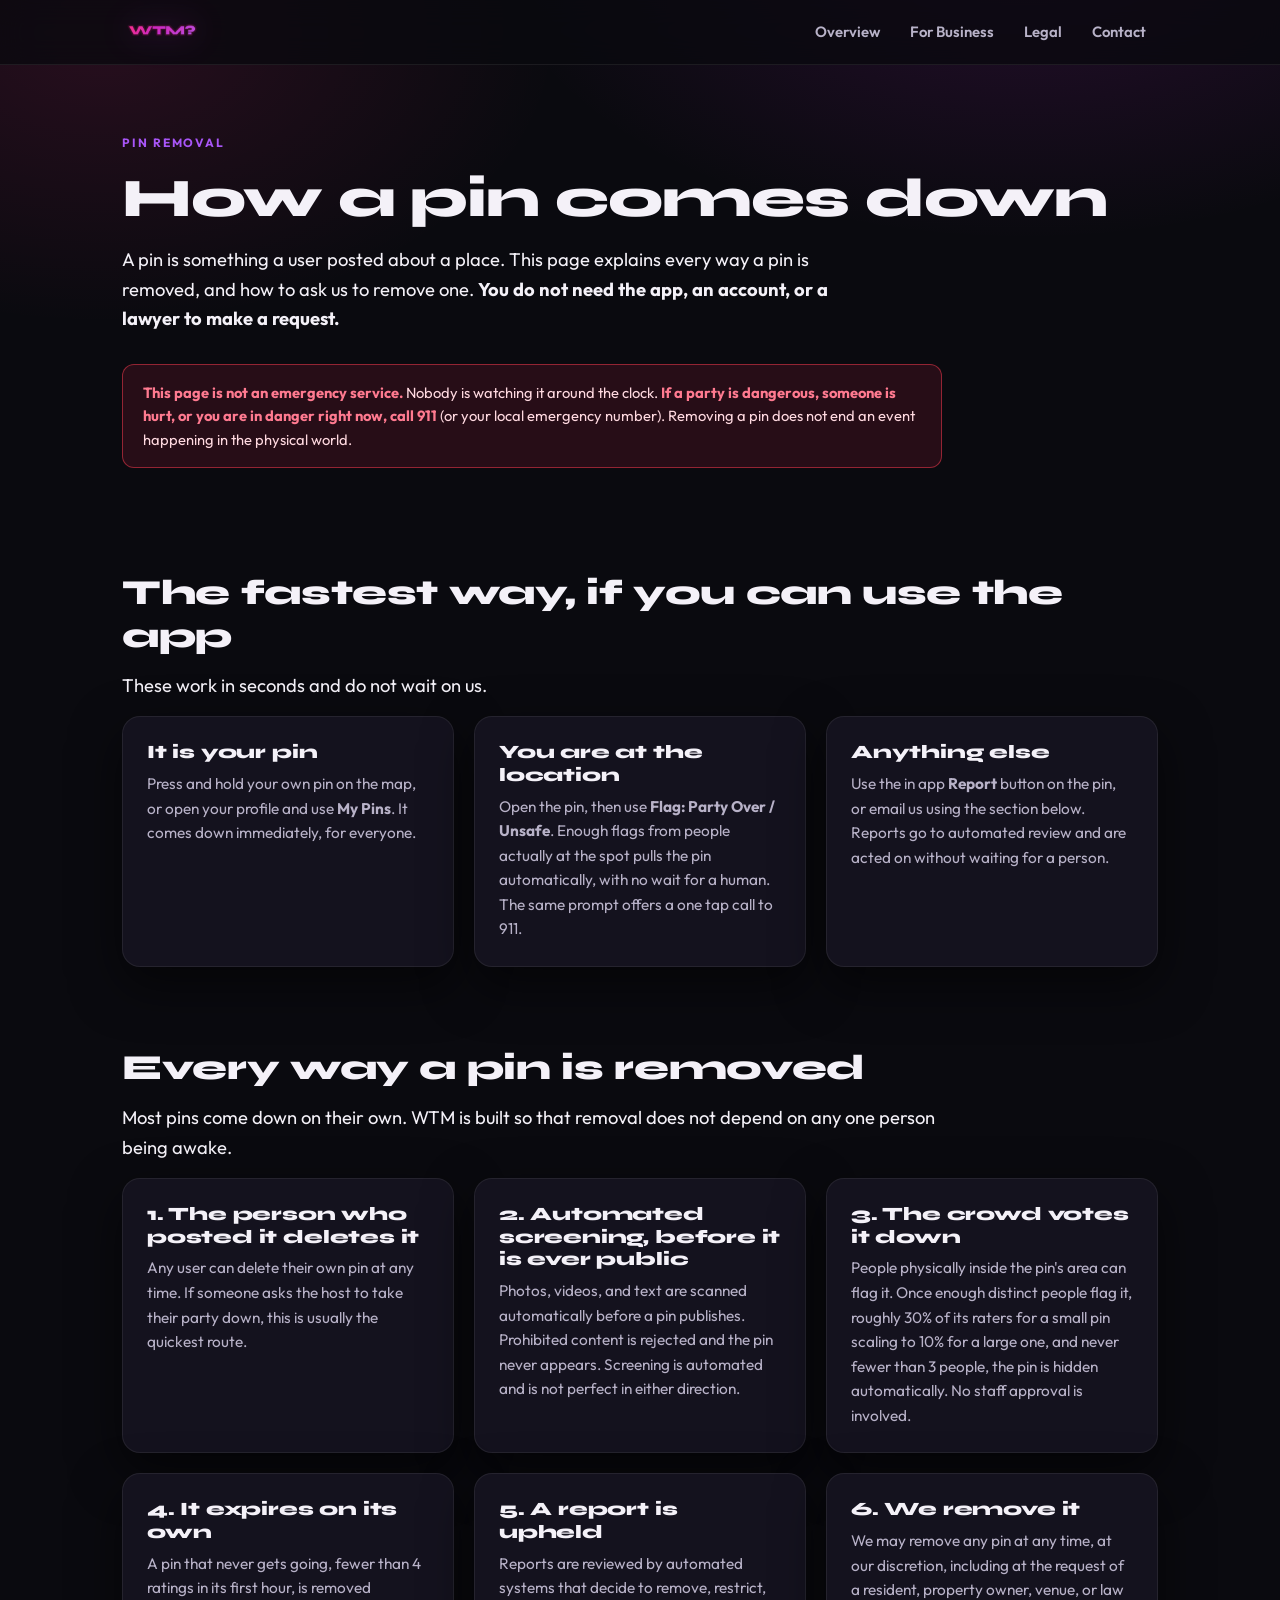
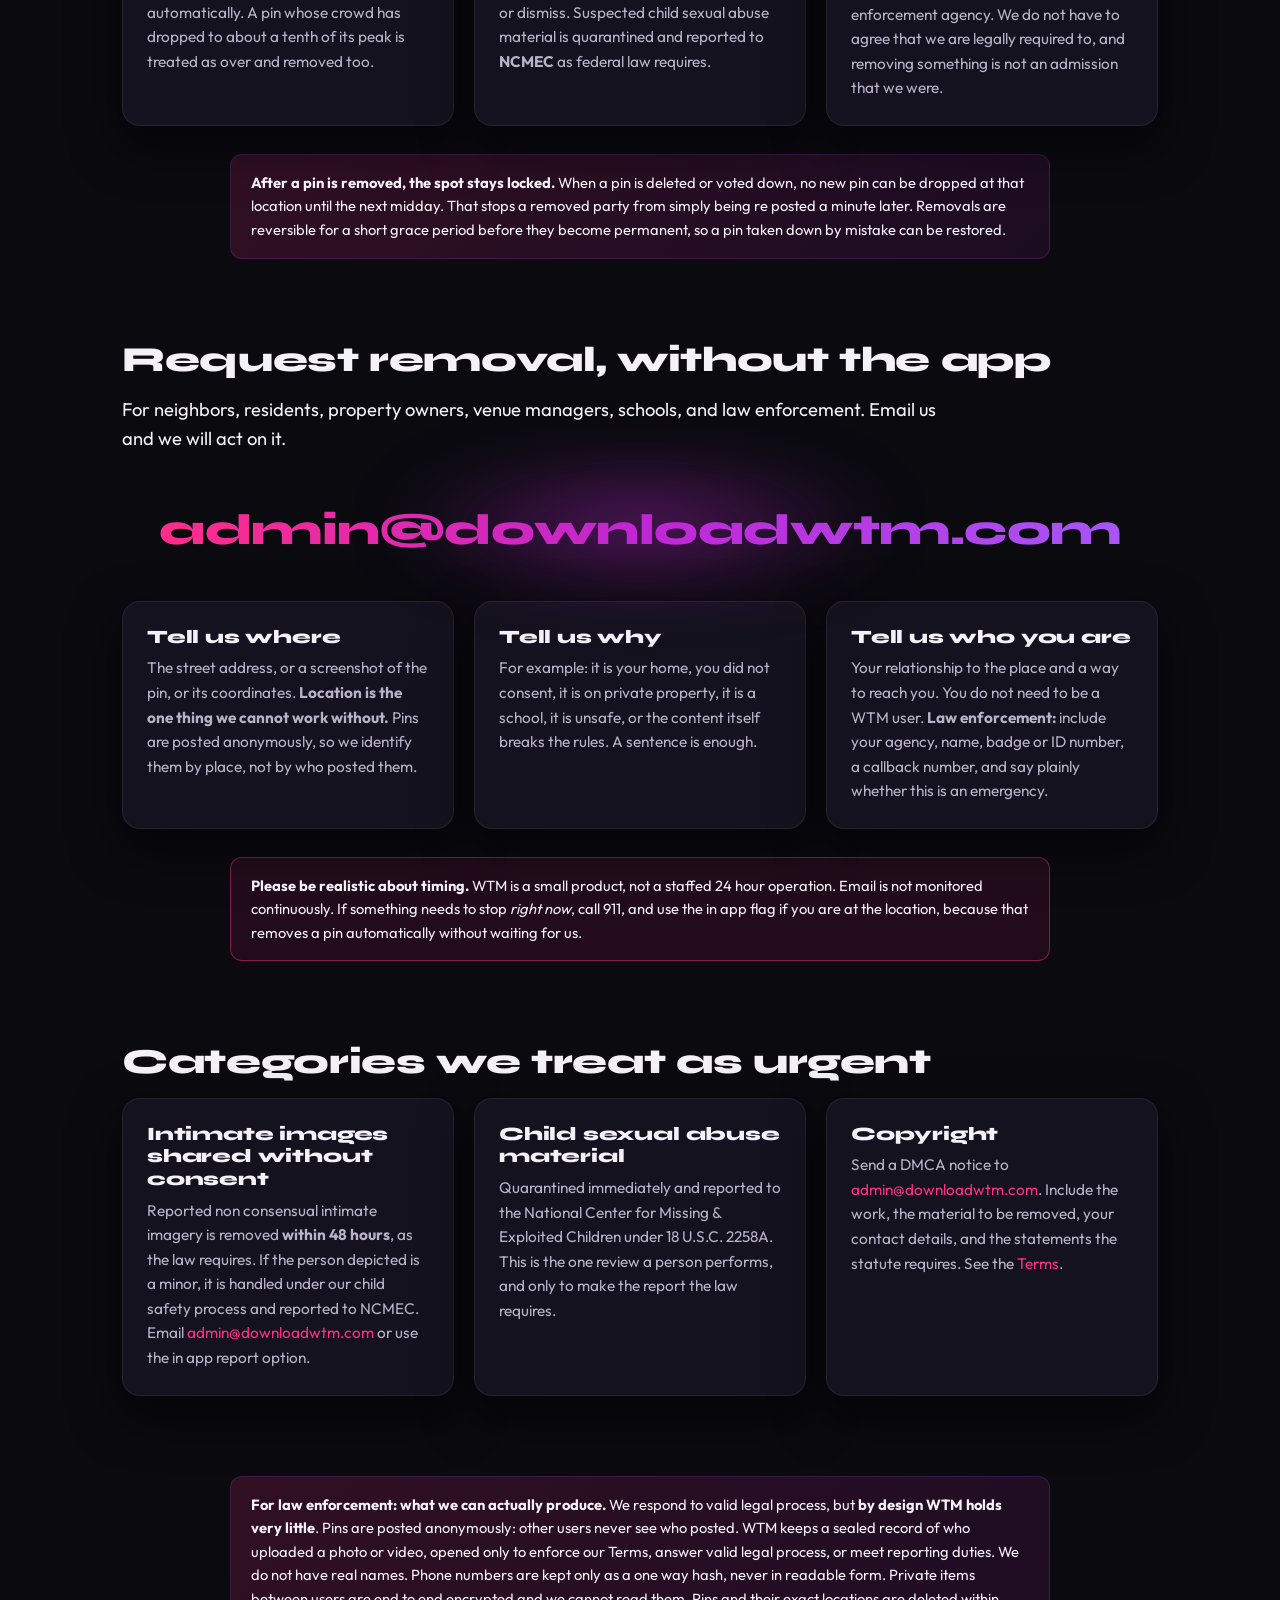
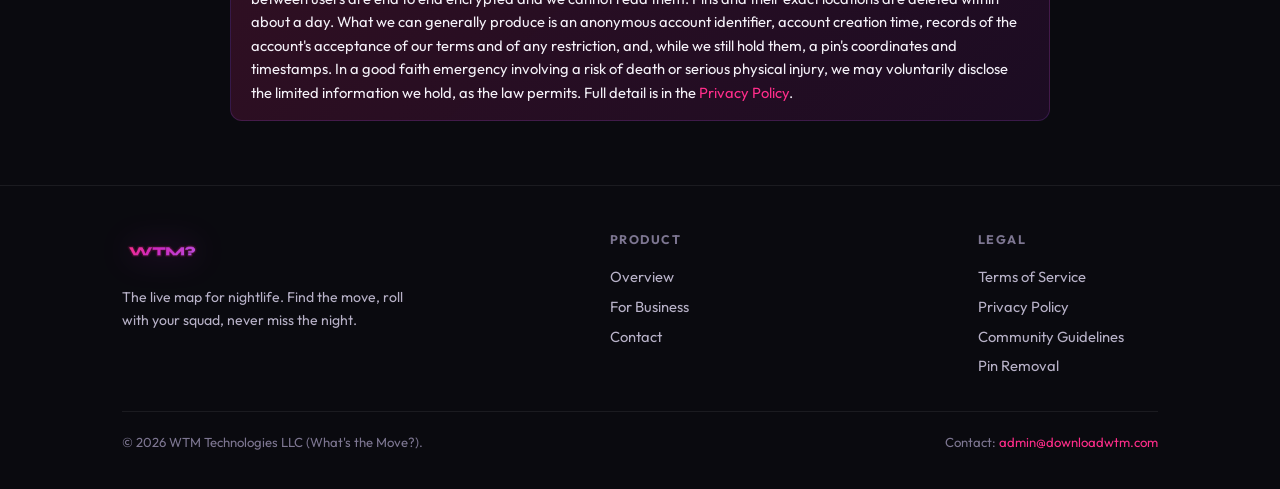
<file: pin-takedown.html>
<!DOCTYPE html>
<html lang="en">
<head>
  <meta charset="UTF-8" />
  <meta name="viewport" content="width=device-width, initial-scale=1.0" />
  <title>Pin Removal · WTM (What's the Move?)</title>
  <meta name="description" content="How a pin comes down on WTM (What's the Move?), and how anyone, including neighbors, property owners, venues, and law enforcement, can request removal. You do not need the app." />
  <meta name="theme-color" content="#0a0a0f" />
  <link rel="stylesheet" href="styles.css" />
  <link rel="icon" href="data:image/svg+xml,%3Csvg xmlns='http://www.w3.org/2000/svg' viewBox='0 0 32 32'%3E%3Cdefs%3E%3ClinearGradient id='g' x1='0' y1='0' x2='1' y2='1'%3E%3Cstop offset='0' stop-color='%23ff2d8a'/%3E%3Cstop offset='1' stop-color='%23a855f7'/%3E%3C/linearGradient%3E%3C/defs%3E%3Ccircle cx='16' cy='16' r='14' fill='url(%23g)'/%3E%3C/svg%3E" />
</head>
<body>
  <!-- ===== HEADER ===== -->
  <header class="site-header">
    <div class="container nav">
      <a class="brand" href="index.html">
        <img src="assets/wtmLogoWithGlow.png" alt="WTM (What's the Move?)" class="brand-logo" />
      </a>
      <input type="checkbox" id="navtoggle" class="nav-toggle" />
      <label for="navtoggle" class="nav-burger" aria-label="Menu"><span></span></label>
      <nav class="nav-links">
        <a href="index.html">Overview</a>
        <a href="business.html">For Business</a>
        <a href="legal.html">Legal</a>
        <a href="contact.html">Contact</a>
      </nav>
    </div>
  </header>

  <!-- ===== INTRO ===== -->
  <section class="section">
    <div class="container">
      <span class="eyebrow">Pin Removal</span>
      <h1>How a pin comes down</h1>
      <p class="lead" style="max-width:760px;">A pin is something a user posted about a place. This page explains every way a pin is removed, and how to ask us to remove one. <strong>You do not need the app, an account, or a lawyer to make a request.</strong></p>

      <div class="banner banner--emergency" style="margin:30px 0 0;max-width:820px;">
        <strong>This page is not an emergency service.</strong> Nobody is watching it around the clock. <strong>If a party is dangerous, someone is hurt, or you are in danger right now, call 911</strong> (or your local emergency number). Removing a pin does not end an event happening in the physical world.
      </div>
    </div>
  </section>

  <!-- ===== FASTEST PATHS ===== -->
  <section class="section section--tight">
    <div class="container">
      <h2>The fastest way, if you can use the app</h2>
      <p class="lead" style="max-width:760px;">These work in seconds and do not wait on us.</p>
      <div class="grid">
        <div class="card">
          <h3>It is your pin</h3>
          <p>Press and hold your own pin on the map, or open your profile and use <strong>My Pins</strong>. It comes down immediately, for everyone.</p>
        </div>
        <div class="card">
          <h3>You are at the location</h3>
          <p>Open the pin, then use <strong>Flag: Party Over / Unsafe</strong>. Enough flags from people actually at the spot pulls the pin automatically, with no wait for a human. The same prompt offers a one tap call to 911.</p>
        </div>
        <div class="card">
          <h3>Anything else</h3>
          <p>Use the in app <strong>Report</strong> button on the pin, or email us using the section below. Reports go to automated review and are acted on without waiting for a person.</p>
        </div>
      </div>
    </div>
  </section>

  <!-- ===== EVERY MECHANISM ===== -->
  <section class="section section--tight">
    <div class="container">
      <h2>Every way a pin is removed</h2>
      <p class="lead" style="max-width:820px;">Most pins come down on their own. WTM is built so that removal does not depend on any one person being awake.</p>

      <div class="grid">
        <div class="card">
          <h3>1. The person who posted it deletes it</h3>
          <p>Any user can delete their own pin at any time. If someone asks the host to take their party down, this is usually the quickest route.</p>
        </div>
        <div class="card">
          <h3>2. Automated screening, before it is ever public</h3>
          <p>Photos, videos, and text are scanned automatically before a pin publishes. Prohibited content is rejected and the pin never appears. Screening is automated and is not perfect in either direction.</p>
        </div>
        <div class="card">
          <h3>3. The crowd votes it down</h3>
          <p>People physically inside the pin's area can flag it. Once enough distinct people flag it, roughly 30% of its raters for a small pin scaling to 10% for a large one, and never fewer than 3 people, the pin is hidden automatically. No staff approval is involved.</p>
        </div>
        <div class="card">
          <h3>4. It expires on its own</h3>
          <p>A pin that never gets going, fewer than 4 ratings in its first hour, is removed automatically. A pin whose crowd has dropped to about a tenth of its peak is treated as over and removed too.</p>
        </div>
        <div class="card">
          <h3>5. A report is upheld</h3>
          <p>Reports are reviewed by automated systems that decide to remove, restrict, or dismiss. Suspected child sexual abuse material is quarantined and reported to <strong>NCMEC</strong> as federal law requires.</p>
        </div>
        <div class="card">
          <h3>6. We remove it</h3>
          <p>We may remove any pin at any time, at our discretion, including at the request of a resident, property owner, venue, or law enforcement agency. We do not have to agree that we are legally required to, and removing something is not an admission that we were.</p>
        </div>
      </div>

      <div class="banner" style="max-width:820px;margin:28px auto 0;">
        <strong>After a pin is removed, the spot stays locked.</strong> When a pin is deleted or voted down, no new pin can be dropped at that location until the next midday. That stops a removed party from simply being re posted a minute later. Removals are reversible for a short grace period before they become permanent, so a pin taken down by mistake can be restored.
      </div>
    </div>
  </section>

  <!-- ===== REQUEST REMOVAL ===== -->
  <section class="section section--tight" id="request">
    <div class="container">
      <h2>Request removal, without the app</h2>
      <p class="lead" style="max-width:820px;">For neighbors, residents, property owners, venue managers, schools, and law enforcement. Email us and we will act on it.</p>

      <div class="reach" style="margin-top:6px;">
        <a class="reach-mail" href="mailto:admin@downloadwtm.com?subject=Pin%20removal%20request">admin@downloadwtm.com</a>
      </div>

      <div class="grid" style="margin-top:30px;">
        <div class="card">
          <h3>Tell us where</h3>
          <p>The street address, or a screenshot of the pin, or its coordinates. <strong>Location is the one thing we cannot work without.</strong> Pins are posted anonymously, so we identify them by place, not by who posted them.</p>
        </div>
        <div class="card">
          <h3>Tell us why</h3>
          <p>For example: it is your home, you did not consent, it is on private property, it is a school, it is unsafe, or the content itself breaks the rules. A sentence is enough.</p>
        </div>
        <div class="card">
          <h3>Tell us who you are</h3>
          <p>Your relationship to the place and a way to reach you. You do not need to be a WTM user. <strong>Law enforcement:</strong> include your agency, name, badge or ID number, a callback number, and say plainly whether this is an emergency.</p>
        </div>
      </div>

      <div class="banner banner--warn" style="max-width:820px;margin:28px auto 0;">
        <strong>Please be realistic about timing.</strong> WTM is a small product, not a staffed 24 hour operation. Email is not monitored continuously. If something needs to stop <em>right now</em>, call 911, and use the in app flag if you are at the location, because that removes a pin automatically without waiting for us.
      </div>
    </div>
  </section>

  <!-- ===== PRIORITY CATEGORIES ===== -->
  <section class="section section--tight">
    <div class="container">
      <h2>Categories we treat as urgent</h2>
      <div class="grid">
        <div class="card">
          <h3>Intimate images shared without consent</h3>
          <p>Reported non consensual intimate imagery is removed <strong>within 48 hours</strong>, as the law requires. If the person depicted is a minor, it is handled under our child safety process and reported to NCMEC. Email <a href="mailto:admin@downloadwtm.com?subject=NCII%20removal">admin@downloadwtm.com</a> or use the in app report option.</p>
        </div>
        <div class="card">
          <h3>Child sexual abuse material</h3>
          <p>Quarantined immediately and reported to the National Center for Missing &amp; Exploited Children under 18 U.S.C. 2258A. This is the one review a person performs, and only to make the report the law requires.</p>
        </div>
        <div class="card">
          <h3>Copyright</h3>
          <p>Send a DMCA notice to <a href="mailto:admin@downloadwtm.com?subject=DMCA%20notice">admin@downloadwtm.com</a>. Include the work, the material to be removed, your contact details, and the statements the statute requires. See the <a href="legal.html#tos">Terms</a>.</p>
        </div>
      </div>
    </div>
  </section>

  <!-- ===== WHAT WE HOLD ===== -->
  <section class="section section--tight">
    <div class="container">
      <div class="banner" style="max-width:820px;margin:0 auto;">
        <strong>For law enforcement: what we can actually produce.</strong> We respond to valid legal process, but <strong>by design WTM holds very little</strong>. Pins are posted anonymously: other users never see who posted. WTM keeps a sealed record of who uploaded a photo or video, opened only to enforce our Terms, answer valid legal process, or meet reporting duties. We do not have real names. Phone numbers are kept only as a one way hash, never in readable form. Private items between users are end to end encrypted and we cannot read them. Pins and their exact locations are deleted within about a day. What we can generally produce is an anonymous account identifier, account creation time, records of the account's acceptance of our terms and of any restriction, and, while we still hold them, a pin's coordinates and timestamps. In a good faith emergency involving a risk of death or serious physical injury, we may voluntarily disclose the limited information we hold, as the law permits. Full detail is in the <a href="legal.html#privacy">Privacy Policy</a>.
      </div>
    </div>
  </section>

  <!-- ===== FOOTER ===== -->
  <footer class="site-footer">
    <div class="container">
      <div class="footer-grid">
        <div class="footer-col" style="max-width:300px;">
          <a class="brand" href="index.html" style="margin-bottom:10px;">
            <img src="assets/wtmLogoWithGlow.png" alt="WTM (What's the Move?)" class="brand-logo" />
          </a>
          <p style="font-size:0.88rem;">The live map for nightlife. Find the move, roll with your squad, never miss the night.</p>
        </div>
        <div class="footer-col">
          <h4>Product</h4>
          <a href="index.html">Overview</a>
          <a href="business.html">For Business</a>
          <a href="contact.html">Contact</a>
        </div>
        <div class="footer-col">
          <h4>Legal</h4>
          <a href="legal.html#tos">Terms of Service</a>
          <a href="legal.html#privacy">Privacy Policy</a>
          <a href="legal.html#guidelines">Community Guidelines</a>
          <a href="pin-takedown.html">Pin Removal</a>
        </div>
      </div>
      <div class="footer-bottom">
        <span>© 2026 WTM Technologies LLC (What's the Move?).</span>
        <span>Contact: <a href="mailto:admin@downloadwtm.com">admin@downloadwtm.com</a></span>
      </div>
    </div>
  </footer>
</body>
</html>
</file>
<file: styles.css>
/* ============================================================
   WTM ("What's the Move?") — shared website styles
   Plain static CSS. No build tooling. Nightlife palette.
   Fonts: Outfit (body) + Syne (display) — the app's own typefaces,
   self-hosted from /fonts (no CDN dependency).
   ============================================================ */

@font-face { font-family: "Outfit"; src: url("fonts/Outfit-Regular.ttf") format("truetype");  font-weight: 400; font-style: normal; font-display: swap; }
@font-face { font-family: "Outfit"; src: url("fonts/Outfit-Medium.ttf") format("truetype");   font-weight: 500; font-style: normal; font-display: swap; }
@font-face { font-family: "Outfit"; src: url("fonts/Outfit-SemiBold.ttf") format("truetype"); font-weight: 600; font-style: normal; font-display: swap; }
@font-face { font-family: "Outfit"; src: url("fonts/Outfit-Bold.ttf") format("truetype");     font-weight: 700; font-style: normal; font-display: swap; }
@font-face { font-family: "Syne";   src: url("fonts/Syne-Bold.ttf") format("truetype");        font-weight: 700; font-style: normal; font-display: swap; }
@font-face { font-family: "Syne";   src: url("fonts/Syne-ExtraBold.ttf") format("truetype");   font-weight: 800; font-style: normal; font-display: swap; }

:root {
  --bg:        #0a0a0f;   /* root background */
  --bg-2:      #12101a;   /* raised surface */
  --bg-3:      #14121e;   /* card */
  --bg-4:      #1e1a28;   /* input / chip */
  --fuchsia:   #c026d3;   /* primary */
  --pink:      #ff2d8a;   /* secondary / hot pink */
  --purple:    #a855f7;   /* accent / soft purple */
  --text:      #f4f1f8;   /* primary text */
  --muted:     #b8b2c8;   /* secondary text */
  --faint:     #7d7691;   /* tertiary text */
  --line:      rgba(168, 85, 247, 0.18); /* hairline borders */
  --line-soft: rgba(255, 255, 255, 0.07);
  --glow:      rgba(192, 38, 211, 0.35);
  --maxw:      1080px;
  --radius:    18px;
  --radius-sm: 12px;
  --shadow:    0 18px 50px rgba(0, 0, 0, 0.55);
  --grad:      linear-gradient(120deg, #ff2d8a 0%, #c026d3 55%, #a855f7 100%);
  --grad-soft: linear-gradient(135deg, rgba(255, 45, 138, 0.16), rgba(192, 38, 211, 0.10));
  --font-body:    "Outfit", -apple-system, BlinkMacSystemFont, "Segoe UI", Roboto,
                  Helvetica, Arial, "Apple Color Emoji", "Segoe UI Emoji", sans-serif;
  --font-display: "Syne", "Outfit", -apple-system, BlinkMacSystemFont, "Segoe UI",
                  Roboto, Helvetica, Arial, sans-serif;
}

* { box-sizing: border-box; }

html { scroll-behavior: smooth; scroll-padding-top: 90px; }

body {
  margin: 0;
  font-family: var(--font-body);
  background: var(--bg);
  color: var(--text);
  line-height: 1.6;
  -webkit-font-smoothing: antialiased;
  text-rendering: optimizeLegibility;
  /* subtle radial nightlife glow at the top */
  background-image:
    radial-gradient(900px 520px at 80% -8%, rgba(192, 38, 211, 0.16), transparent 60%),
    radial-gradient(760px 480px at 8% 4%, rgba(255, 45, 138, 0.12), transparent 60%);
  background-attachment: fixed;
}

a { color: var(--pink); text-decoration: none; }
a:hover { text-decoration: underline; }

img { max-width: 100%; display: block; }

/* ---------- layout helpers ---------- */
.container {
  width: 100%;
  max-width: var(--maxw);
  margin: 0 auto;
  padding: 0 22px;
}

.section { padding: 64px 0; }
.section--tight { padding: 40px 0; }

.eyebrow {
  display: inline-block;
  font-size: 12px;
  letter-spacing: 0.16em;
  text-transform: uppercase;
  color: var(--purple);
  font-weight: 700;
  margin-bottom: 14px;
}

h1, h2, h3 { font-family: var(--font-display); line-height: 1.2; margin: 0 0 14px; font-weight: 800; letter-spacing: -0.01em; }
h1 { font-size: clamp(2.1rem, 6vw, 3.4rem); letter-spacing: -0.02em; }
h2 { font-size: clamp(1.5rem, 3.6vw, 2.2rem); letter-spacing: -0.01em; }
h3 { font-size: 1.18rem; }

p { color: var(--muted); margin: 0 0 16px; }
.lead { font-size: 1.15rem; color: var(--text); max-width: 60ch; }

.gradient-text {
  background: var(--grad);
  -webkit-background-clip: text;
  background-clip: text;
  -webkit-text-fill-color: transparent;
  color: transparent;
}

/* ---------- header / nav ---------- */
.site-header {
  position: sticky;
  top: 0;
  z-index: 50;
  backdrop-filter: blur(14px);
  -webkit-backdrop-filter: blur(14px);
  background: rgba(10, 10, 15, 0.78);
  border-bottom: 1px solid var(--line-soft);
}
.nav {
  display: flex;
  align-items: center;
  justify-content: space-between;
  height: 64px;
  gap: 16px;
}
.brand {
  display: flex;
  align-items: center;
  gap: 10px;
  font-weight: 800;
  font-size: 1.15rem;
  letter-spacing: -0.01em;
  color: var(--text);
}
.brand:hover { text-decoration: none; }
.brand .logo-dot {
  width: 26px; height: 26px;
  border-radius: 50%;
  background: var(--grad);
  box-shadow: 0 0 18px var(--glow);
  display: inline-block;
}
.brand small {
  display: block;
  font-size: 10px;
  font-weight: 600;
  letter-spacing: 0.04em;
  color: var(--faint);
  margin-top: -2px;
}
.nav-links { display: flex; align-items: center; gap: 6px; }
.nav-links a {
  color: var(--muted);
  font-size: 0.93rem;
  font-weight: 600;
  padding: 8px 12px;
  border-radius: 10px;
  transition: color 0.15s, background 0.15s;
}
.nav-links a:hover { color: var(--text); background: rgba(255, 255, 255, 0.05); text-decoration: none; }
.nav-links a.active { color: var(--text); background: var(--grad-soft); }

/* mobile nav toggle (pure CSS via checkbox) */
.nav-toggle { display: none; }
.nav-burger {
  display: none;
  cursor: pointer;
  width: 42px; height: 42px;
  border-radius: 10px;
  border: 1px solid var(--line);
  background: var(--bg-3);
  align-items: center;
  justify-content: center;
}
.nav-burger span,
.nav-burger span::before,
.nav-burger span::after {
  content: "";
  display: block;
  width: 18px; height: 2px;
  background: var(--text);
  border-radius: 2px;
  position: relative;
}
.nav-burger span::before { position: absolute; top: -6px; }
.nav-burger span::after  { position: absolute; top: 6px; }

/* ---------- buttons ---------- */
.btn {
  display: inline-flex;
  align-items: center;
  justify-content: center;
  gap: 9px;
  padding: 13px 22px;
  border-radius: 999px;
  font-weight: 700;
  font-size: 0.97rem;
  border: 1px solid transparent;
  cursor: pointer;
  transition: transform 0.08s ease, box-shadow 0.15s ease, opacity 0.15s;
  text-decoration: none;
  white-space: nowrap;
}
.btn:hover { text-decoration: none; transform: translateY(-1px); }
.btn:active { transform: translateY(1px); }
.btn-primary {
  background: var(--grad);
  color: #fff;
  box-shadow: 0 10px 30px rgba(192, 38, 211, 0.40);
}
.btn-primary:hover { box-shadow: 0 14px 38px rgba(192, 38, 211, 0.55); color: #fff; }
.btn-ghost {
  background: var(--bg-3);
  color: var(--text);
  border-color: var(--line);
}
.btn-ghost:hover { border-color: var(--purple); color: var(--text); }
.btn-block { width: 100%; }
.btn-lg { padding: 16px 28px; font-size: 1.04rem; }

/* ---------- hero ---------- */
.hero {
  position: relative;
  padding: 96px 0 72px;
  overflow: hidden;
}
.hero .lead { margin-bottom: 30px; }
.hero-cta { display: flex; flex-wrap: wrap; gap: 14px; margin-bottom: 18px; }
.hero-note { font-size: 0.86rem; color: var(--faint); }

/* ---------- cards / grids ---------- */
.grid {
  display: grid;
  gap: 20px;
  grid-template-columns: repeat(auto-fit, minmax(250px, 1fr));
}
.card {
  background: var(--bg-3);
  border: 1px solid var(--line-soft);
  border-radius: var(--radius);
  padding: 24px;
  box-shadow: var(--shadow);
}
.card h3 { margin-bottom: 8px; }
.card p { margin-bottom: 0; font-size: 0.96rem; }
.card .ico {
  font-size: 1.6rem;
  margin-bottom: 12px;
  display: inline-block;
  filter: drop-shadow(0 0 12px var(--glow));
}
.card--feature { transition: transform 0.18s ease, border-color 0.18s; }
.card--feature:hover { transform: translateY(-3px); border-color: var(--line); }

/* badge / chip */
.chip {
  display: inline-flex;
  align-items: center;
  gap: 6px;
  font-size: 0.78rem;
  font-weight: 700;
  letter-spacing: 0.02em;
  padding: 6px 12px;
  border-radius: 999px;
  background: var(--grad-soft);
  border: 1px solid var(--line);
  color: var(--text);
}

/* store buttons (download placeholders) */
.store-row { display: flex; flex-wrap: wrap; gap: 14px; margin-top: 8px; }
.store-btn {
  display: inline-flex;
  align-items: center;
  gap: 12px;
  padding: 12px 20px;
  border-radius: 14px;
  background: var(--bg-3);
  border: 1px solid var(--line);
  color: var(--text);
  min-width: 200px;
  cursor: default;
  opacity: 0.92;
}
.store-btn .store-ico { display: inline-flex; align-items: center; }
.store-btn .store-ico svg { width: 26px; height: 26px; display: block; fill: currentColor; }
.store-btn small { display: block; font-size: 0.7rem; color: var(--faint); letter-spacing: 0.04em; }
.store-btn strong { font-size: 1.02rem; font-weight: 700; }
.store-btn .soon {
  margin-left: auto;
  font-size: 0.64rem;
  font-weight: 800;
  letter-spacing: 0.08em;
  text-transform: uppercase;
  color: var(--purple);
}

/* ---------- banners / callouts ---------- */
.banner {
  border-radius: var(--radius-sm);
  padding: 16px 20px;
  font-size: 0.92rem;
  border: 1px solid var(--line);
  background: var(--grad-soft);
}
.banner strong { color: var(--text); }
.banner--warn {
  border-color: rgba(255, 45, 138, 0.45);
  background: rgba(255, 45, 138, 0.10);
}
.banner--emergency {
  border-color: rgba(255, 60, 80, 0.5);
  background: rgba(255, 45, 80, 0.12);
  color: #ffd9e0;
}
.banner--emergency strong { color: #ff7a90; }

/* ---------- footer ---------- */
.site-footer {
  border-top: 1px solid var(--line-soft);
  padding: 44px 0 36px;
  margin-top: 24px;
  background: rgba(10, 10, 15, 0.6);
}
.footer-grid {
  display: flex;
  flex-wrap: wrap;
  gap: 28px;
  justify-content: space-between;
  align-items: flex-start;
}
.footer-col { min-width: 180px; }
.footer-col h4 {
  font-size: 0.78rem;
  text-transform: uppercase;
  letter-spacing: 0.12em;
  color: var(--faint);
  margin: 0 0 12px;
}
.footer-col a { display: block; color: var(--muted); font-size: 0.92rem; padding: 3px 0; }
.footer-col a:hover { color: var(--text); }
.footer-bottom {
  margin-top: 30px;
  padding-top: 20px;
  border-top: 1px solid var(--line-soft);
  font-size: 0.82rem;
  color: var(--faint);
  display: flex;
  flex-wrap: wrap;
  gap: 8px 18px;
  justify-content: space-between;
}

/* ============================================================
   LEGAL PAGE
   ============================================================ */
.legal-layout {
  display: grid;
  grid-template-columns: 260px 1fr;
  gap: 40px;
  align-items: start;
}
.toc {
  position: sticky;
  top: 84px;
  max-height: calc(100vh - 110px);
  overflow-y: auto;
  padding: 18px;
  background: var(--bg-3);
  border: 1px solid var(--line-soft);
  border-radius: var(--radius-sm);
}
.toc h4 {
  font-size: 0.74rem;
  text-transform: uppercase;
  letter-spacing: 0.12em;
  color: var(--faint);
  margin: 0 0 10px;
}
.toc h4:not(:first-child) { margin-top: 16px; }
.toc a {
  display: block;
  color: var(--muted);
  font-size: 0.85rem;
  padding: 4px 8px;
  border-radius: 8px;
  border-left: 2px solid transparent;
}
.toc a:hover { color: var(--text); background: rgba(255, 255, 255, 0.04); text-decoration: none; }

.legal-body { min-width: 0; }
.legal-body h2 {
  scroll-margin-top: 90px;
  margin-top: 40px;
  padding-top: 14px;
  border-top: 1px solid var(--line-soft);
}
.legal-body h2:first-of-type { border-top: none; margin-top: 0; padding-top: 0; }
.legal-body h3 { scroll-margin-top: 90px; margin-top: 26px; color: var(--purple); }
.legal-body h4 { margin: 20px 0 8px; font-size: 1rem; color: var(--text); }
.legal-body p, .legal-body li { color: var(--muted); }
.legal-body ul { padding-left: 22px; margin: 0 0 16px; }
.legal-body li { margin-bottom: 7px; }
.legal-body strong { color: var(--text); }
.legal-body .clause { margin: 0 0 12px; }
.legal-body .clause .num { color: var(--purple); font-weight: 700; margin-right: 6px; }

.legal-summary {
  background: var(--grad-soft);
  border: 1px solid var(--line);
  border-radius: var(--radius-sm);
  padding: 20px 22px;
  margin: 0 0 28px;
}
.legal-summary h3 { color: var(--text); margin-top: 0; }
.legal-summary ul { margin-bottom: 0; }

.doc-divider {
  margin: 56px 0 0;
  padding-top: 40px;
  border-top: 2px solid var(--line);
}

.to-finalize {
  display: inline-block;
  font-size: 0.78rem;
  font-weight: 700;
  color: var(--purple);
  background: rgba(168, 85, 247, 0.12);
  border: 1px solid var(--line);
  border-radius: 8px;
  padding: 2px 9px;
}

/* ============================================================
   CONTACT PAGE
   ============================================================ */
.contact-card {
  background: var(--bg-3);
  border: 1px solid var(--line-soft);
  border-radius: var(--radius);
  padding: 26px;
  box-shadow: var(--shadow);
  scroll-margin-top: 90px;
}
.contact-card h3 { display: flex; align-items: center; gap: 10px; }
.contact-card .ico { font-size: 1.4rem; }
.contact-card .what {
  font-size: 0.82rem;
  color: var(--faint);
  margin: 14px 0 6px;
  text-transform: uppercase;
  letter-spacing: 0.08em;
}
.contact-card .tmpl {
  background: var(--bg);
  border: 1px solid var(--line-soft);
  border-radius: 10px;
  padding: 12px 14px;
  font-size: 0.85rem;
  color: var(--muted);
  white-space: pre-wrap;
  line-height: 1.55;
  margin: 0 0 16px;
  font-family: ui-monospace, "SF Mono", "Cascadia Code", Consolas, monospace;
}
.contact-grid { display: grid; gap: 22px; grid-template-columns: 1fr; }

/* ---------- brand logo (nav + footer) ---------- */
.brand-logo {
  height: 40px;
  width: auto;
  display: block;
  filter: drop-shadow(0 0 16px rgba(192, 38, 211, 0.4));
}
.brand-logo--footer { height: 34px; }

/* ---------- hero: safety emphasis band ---------- */
.safety-band {
  margin: 26px 0;
  padding: 18px 20px;
  border-radius: var(--radius-sm);
  background: var(--grad-soft);
  border: 1px solid var(--line);
  max-width: 66ch;
}
.safety-tag {
  display: inline-block;
  font-family: var(--font-display);
  font-size: 0.82rem;
  font-weight: 800;
  letter-spacing: 0.01em;
  color: var(--text);
  margin-bottom: 8px;
}
.safety-band p { color: var(--muted); font-size: 0.98rem; margin: 0; }
.safety-band strong { color: var(--text); }
.safety-fine { margin-top: 10px !important; font-size: 0.82rem; color: var(--faint); }

/* ---------- hero: download / CTA row (App Store · Play · Business) ---------- */
.hero-downloads {
  display: flex;
  flex-wrap: wrap;
  gap: 14px;
  align-items: stretch;
  margin-bottom: 16px;
}
.hero-downloads .store-btn { min-width: 188px; }
.btn-biz { padding: 14px 24px; }

/* ---------- business promo (free during early access) ---------- */
.promo {
  display: grid;
  grid-template-columns: 1.05fr 1fr;
  gap: 34px;
  align-items: center;
  background: linear-gradient(135deg, rgba(255, 45, 138, 0.12), rgba(192, 38, 211, 0.08));
  border: 1px solid var(--line);
  border-radius: var(--radius);
  padding: 36px;
  box-shadow: var(--shadow);
}
.promo-head h2 { margin: 14px 0 12px; }
.promo-head .lead { margin-bottom: 22px; font-size: 1.08rem; }
.chip--free { background: var(--grad); color: #fff; border-color: transparent; }
.promo-check {
  list-style: none;
  margin: 0;
  padding: 0;
  display: grid;
  gap: 13px;
}
.promo-check li {
  display: flex;
  gap: 12px;
  align-items: flex-start;
  color: var(--muted);
  font-size: 0.97rem;
}
.promo-check strong { color: var(--text); }
.promo-check .tick {
  flex: none;
  width: 22px;
  height: 22px;
  border-radius: 50%;
  background: var(--grad);
  color: #fff;
  font-size: 0.76rem;
  font-weight: 800;
  display: inline-flex;
  align-items: center;
  justify-content: center;
  box-shadow: 0 0 12px var(--glow);
  margin-top: 1px;
}

/* ---------- responsive ---------- */
@media (max-width: 760px) {
  .promo { grid-template-columns: 1fr; padding: 26px; gap: 24px; }
}
@media (max-width: 860px) {
  .legal-layout { grid-template-columns: 1fr; }
  .toc {
    position: static;
    max-height: none;
    margin-bottom: 28px;
  }
  .nav-links {
    position: absolute;
    top: 64px; left: 0; right: 0;
    flex-direction: column;
    align-items: stretch;
    gap: 2px;
    padding: 10px 16px 18px;
    background: rgba(10, 10, 15, 0.97);
    border-bottom: 1px solid var(--line-soft);
    backdrop-filter: blur(14px);
    -webkit-backdrop-filter: blur(14px);
    display: none;
  }
  .nav-links a { padding: 12px 14px; font-size: 1rem; }
  .nav-toggle:checked ~ .nav-links { display: flex; }
  .nav-burger { display: inline-flex; }
}

@media (min-width: 861px) {
  .contact-grid { grid-template-columns: 1fr 1fr; }
}


/* ===== 2026-07-06 site trim: neon FREE badge · green notice · contact reach ===== */
.gradient-green {
  background: linear-gradient(100deg, #39ff14 0%, #00e0a4 55%, #7cff6b 100%);
  -webkit-background-clip: text; background-clip: text;
  -webkit-text-fill-color: transparent; color: transparent;
}

/* FREE stamp overlapping the bottom edge of the "For Business" button */
.biz-wrap { position: relative; display: inline-flex; }
.free-stamp {
  position: absolute; right: -14px; bottom: -12px; z-index: 3;
  transform: rotate(-11deg);
  background: #39ff14; color: #04140a;
  font-family: var(--font-display); font-weight: 800; font-size: 0.9rem; line-height: 1;
  letter-spacing: 0.1em; padding: 4px 10px; border-radius: 6px;
  border: 2px solid rgba(4, 20, 10, 0.35);
  box-shadow: 0 0 14px rgba(57, 255, 20, 0.6);
}

/* business: a text cue that points down to the setup block */
.scroll-cue {
  display: inline-flex; align-items: center; gap: 8px; margin: 4px 0 2px;
  font-family: var(--font-display); font-weight: 800; font-size: 1.15rem;
  color: var(--text); text-decoration: none;
}
.scroll-cue:hover { color: var(--pink); text-decoration: none; }
.scroll-cue .cue-arrow { display: inline-block; font-size: 1.25rem; color: var(--pink); animation: cuebob 1.6s ease-in-out infinite; }
@keyframes cuebob { 0%, 100% { transform: translateY(0); } 50% { transform: translateY(5px); } }

/* business: one continuous block, no section gaps */
.hero--biz { padding-bottom: 44px; }
.setup-block { margin-top: 24px; }
.setup-block .green-note { margin-top: 6px; }
/* white glow behind the setup step/option cards, to draw the eye */
.setup-block .card {
  box-shadow: 0 0 28px rgba(255, 255, 255, 0.18), 0 18px 50px rgba(0, 0, 0, 0.55);
  border-color: rgba(255, 255, 255, 0.16);
  transition: box-shadow 0.2s ease;
}
.setup-block .card:hover {
  box-shadow: 0 0 38px rgba(255, 255, 255, 0.28), 0 18px 50px rgba(0, 0, 0, 0.55);
}

.green-note {
  border-radius: var(--radius-sm); padding: 14px 18px; margin-bottom: 30px;
  background: rgba(57,255,20,0.08); border: 1px solid rgba(57,255,20,0.42);
  color: #d6ffcf; font-size: 0.94rem;
}
.green-note strong { color: #8dff7a; }

.reach { position: relative; text-align: center; padding: 26px 0 6px; }
.reach::before {
  content: ""; position: absolute; left: 50%; top: 55%; transform: translate(-50%,-50%);
  width: min(70%, 520px); height: 130px; z-index: 0; pointer-events: none;
  background: radial-gradient(ellipse at center, rgba(192,38,211,0.5), transparent 70%);
  filter: blur(34px); animation: reachpulse 3.6s ease-in-out infinite;
}
.reach > * { position: relative; z-index: 1; }
.reach .reach-lead { color: #a79fb5; margin: 8px 0 4px; }
.reach a.reach-mail {
  display: inline-block; font-family: var(--font-display); font-weight: 800;
  font-size: clamp(1.5rem, 6vw, 2.7rem); letter-spacing: -0.01em; text-decoration: none;
  background: linear-gradient(90deg, #ff2d8a, #c026d3, #a855f7);
  -webkit-background-clip: text; background-clip: text; color: transparent;
}
.reach a.reach-mail:hover { filter: brightness(1.1); }
@keyframes reachpulse { 0%,100% { opacity: 0.5; transform: translate(-50%,-50%) scale(1); } 50% { opacity: 1; transform: translate(-50%,-50%) scale(1.12); } }
</file>
